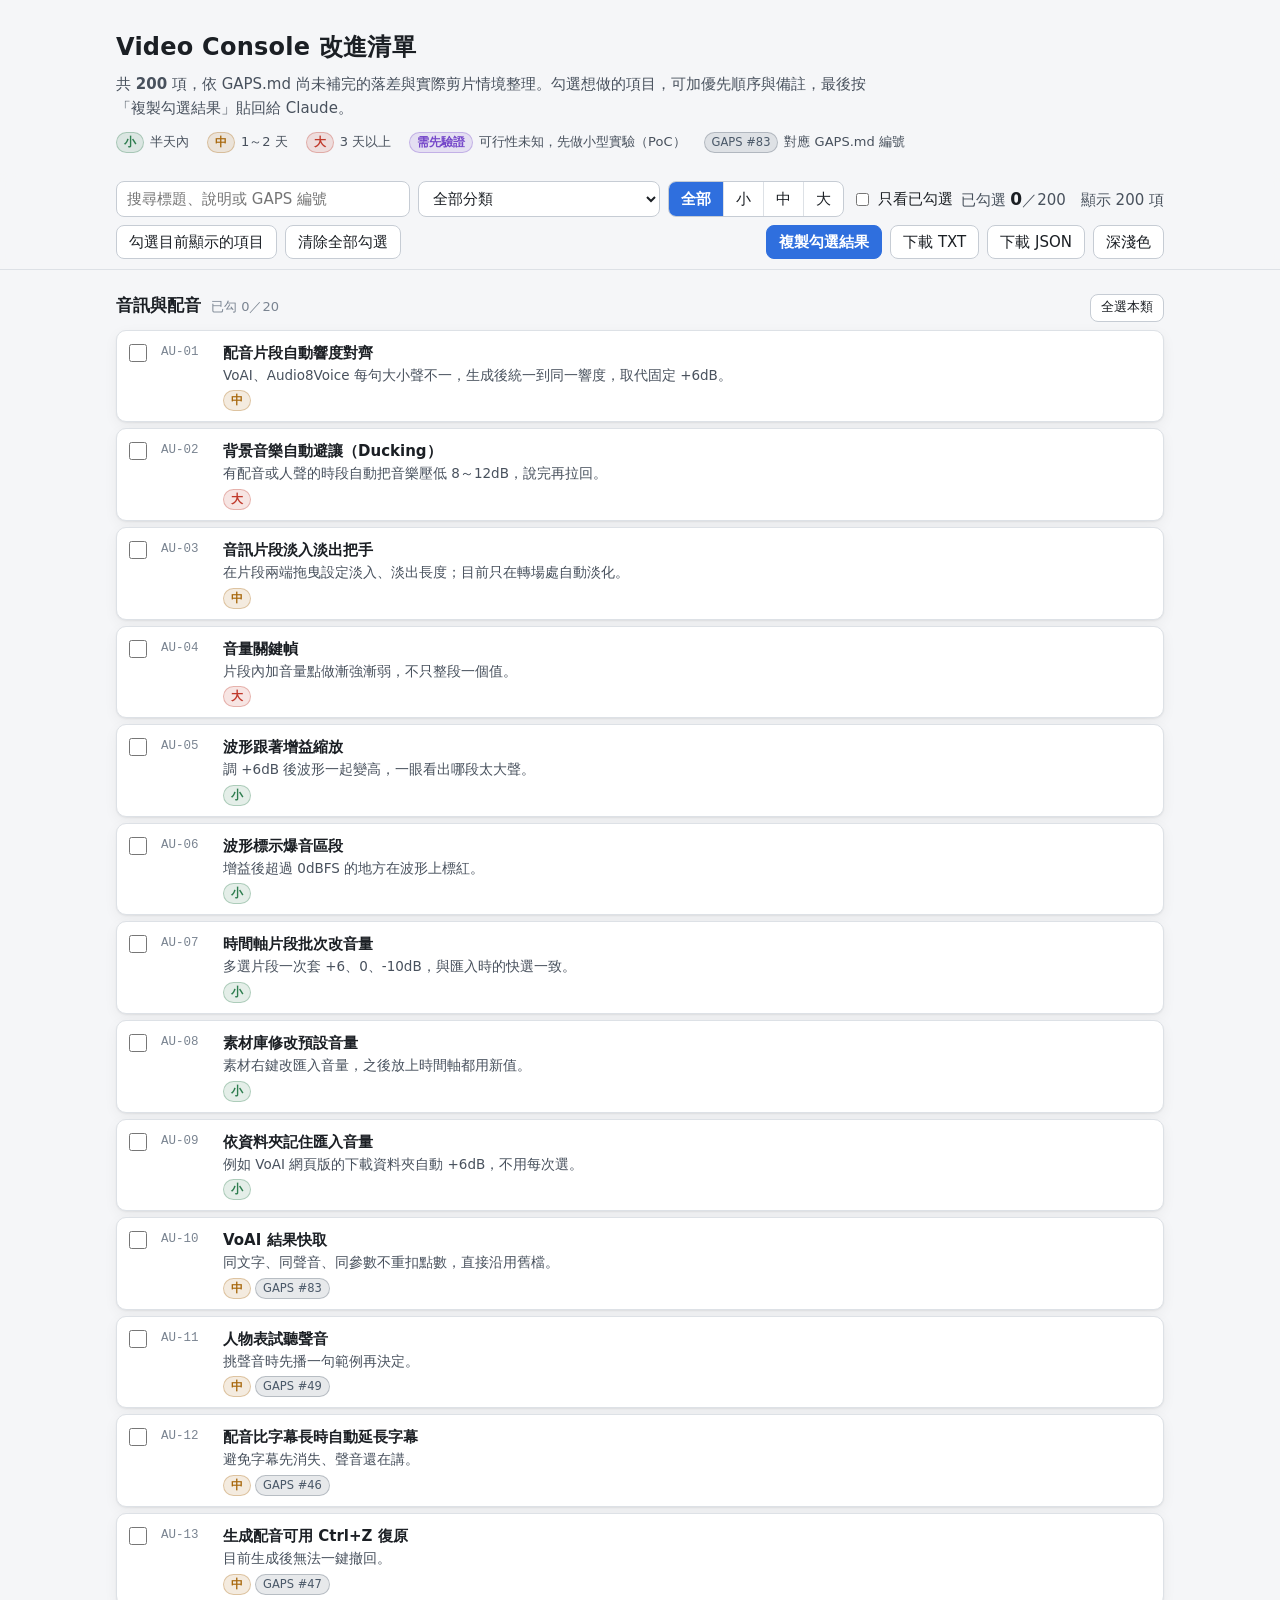
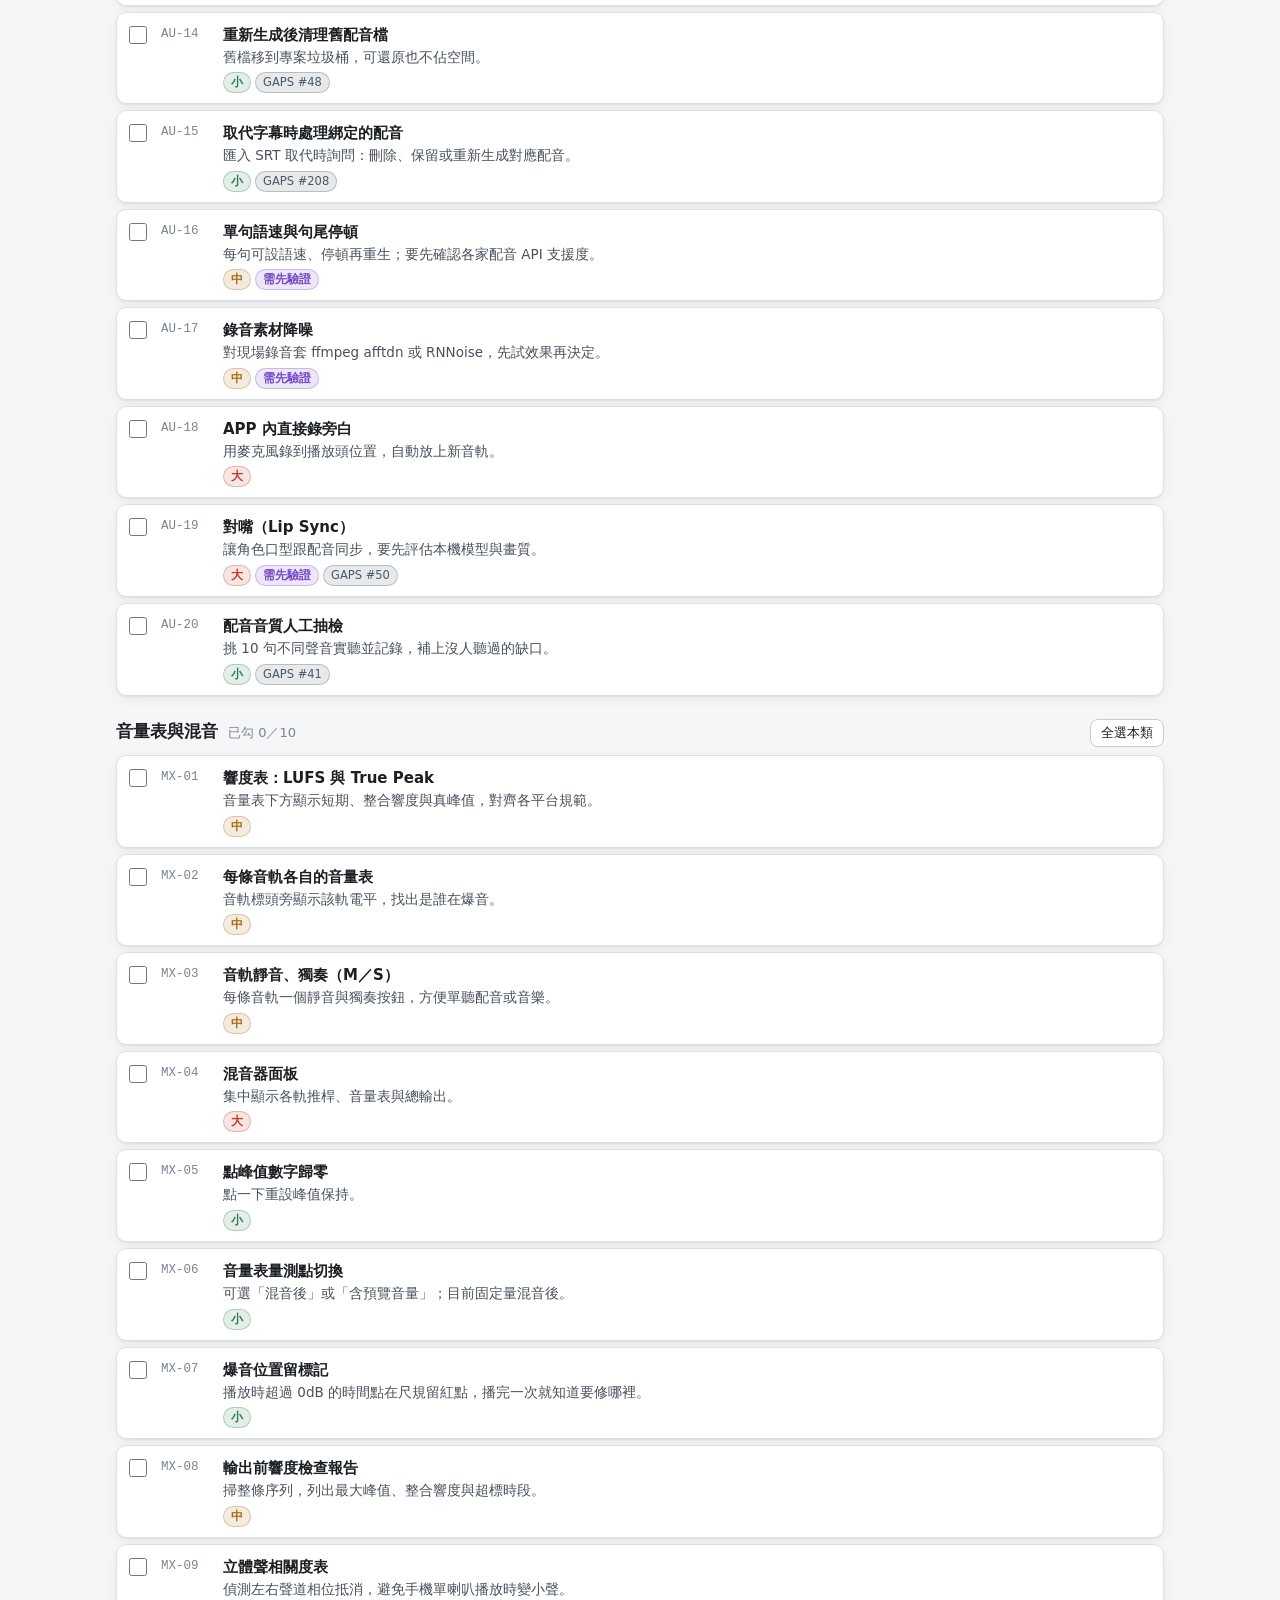
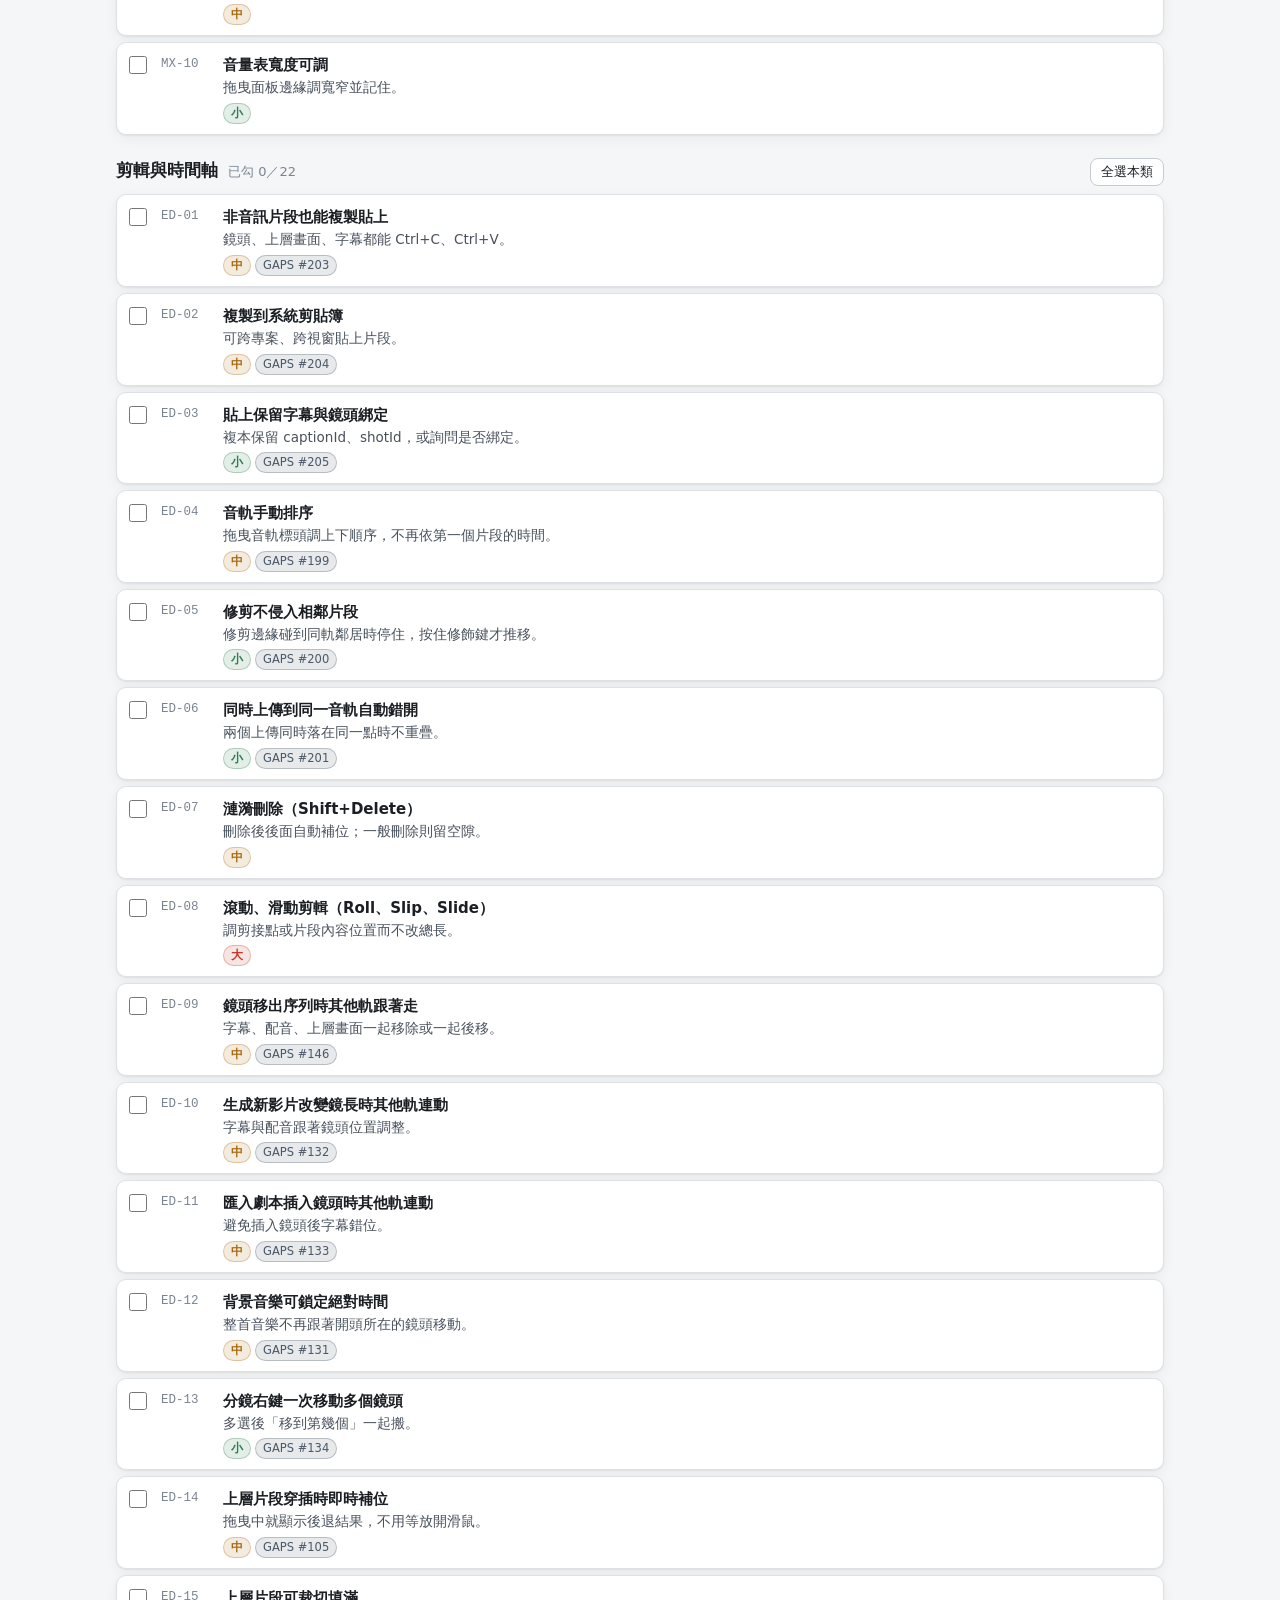
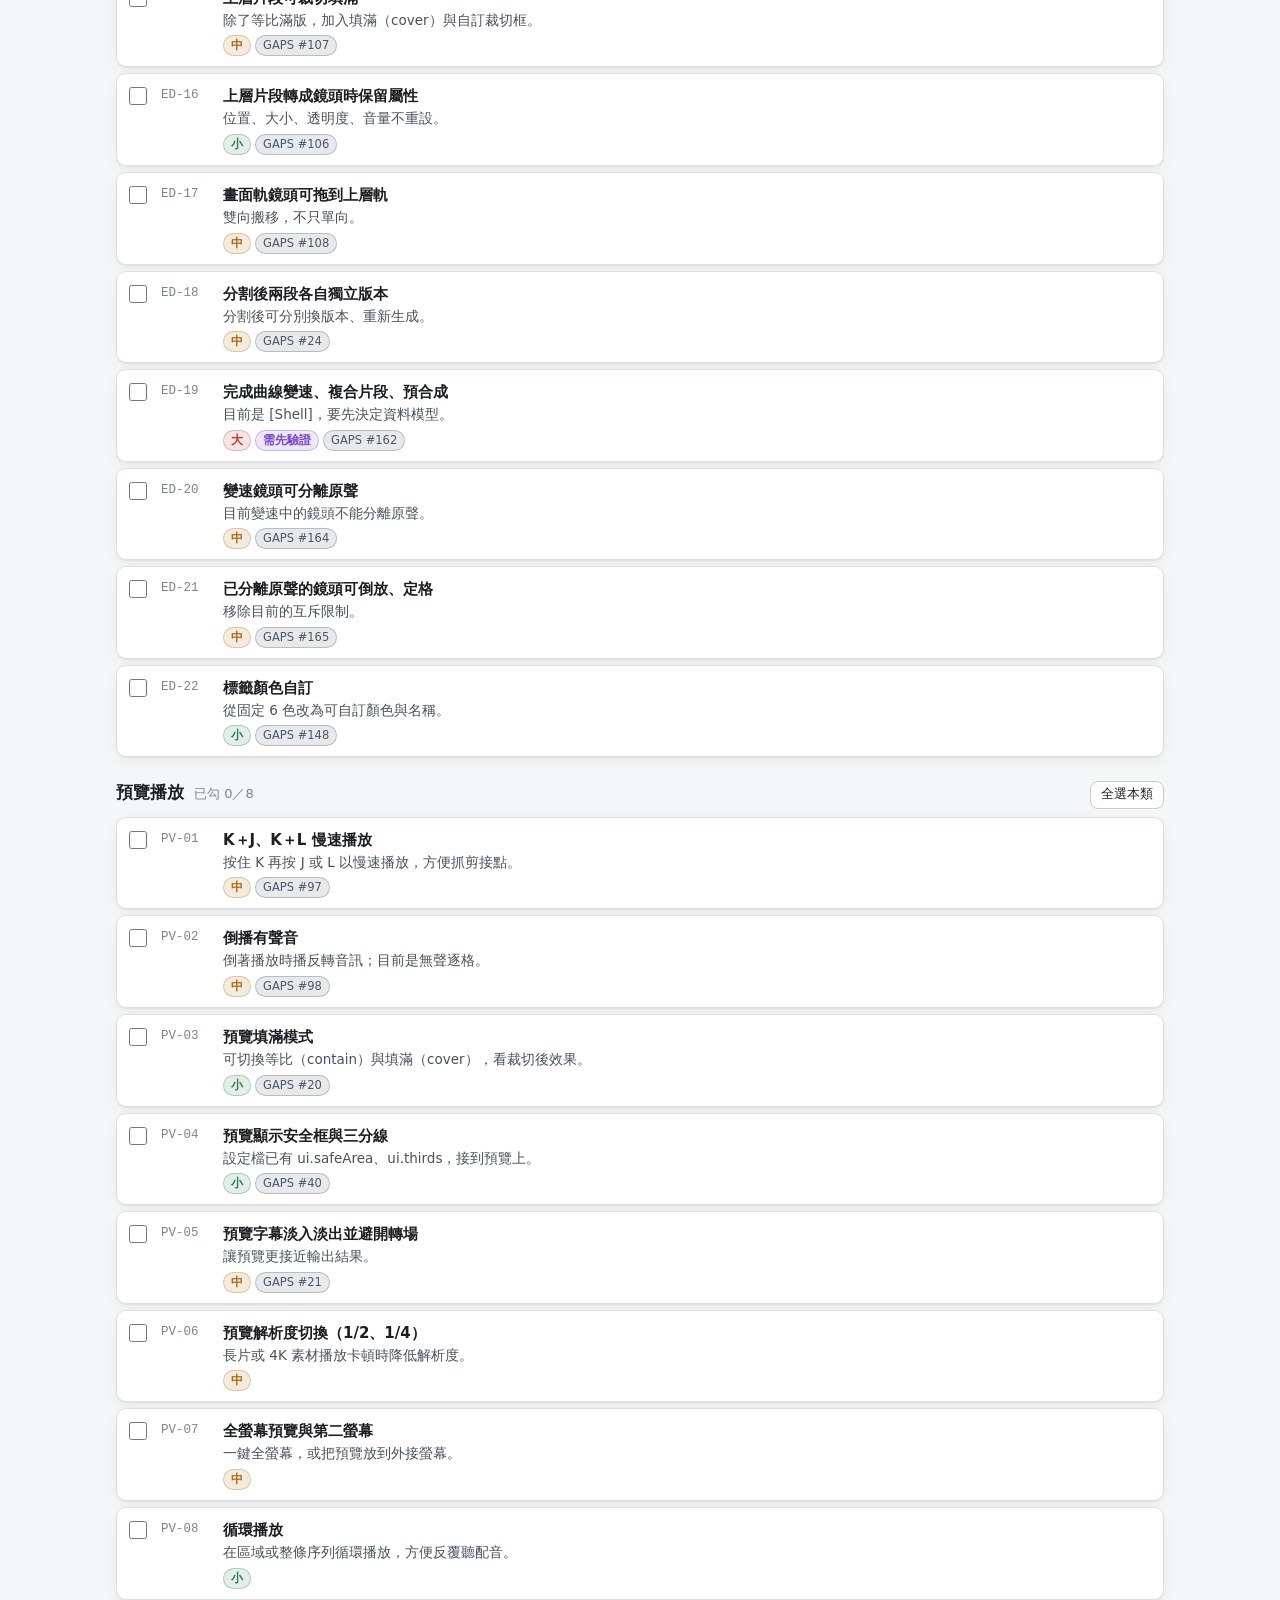
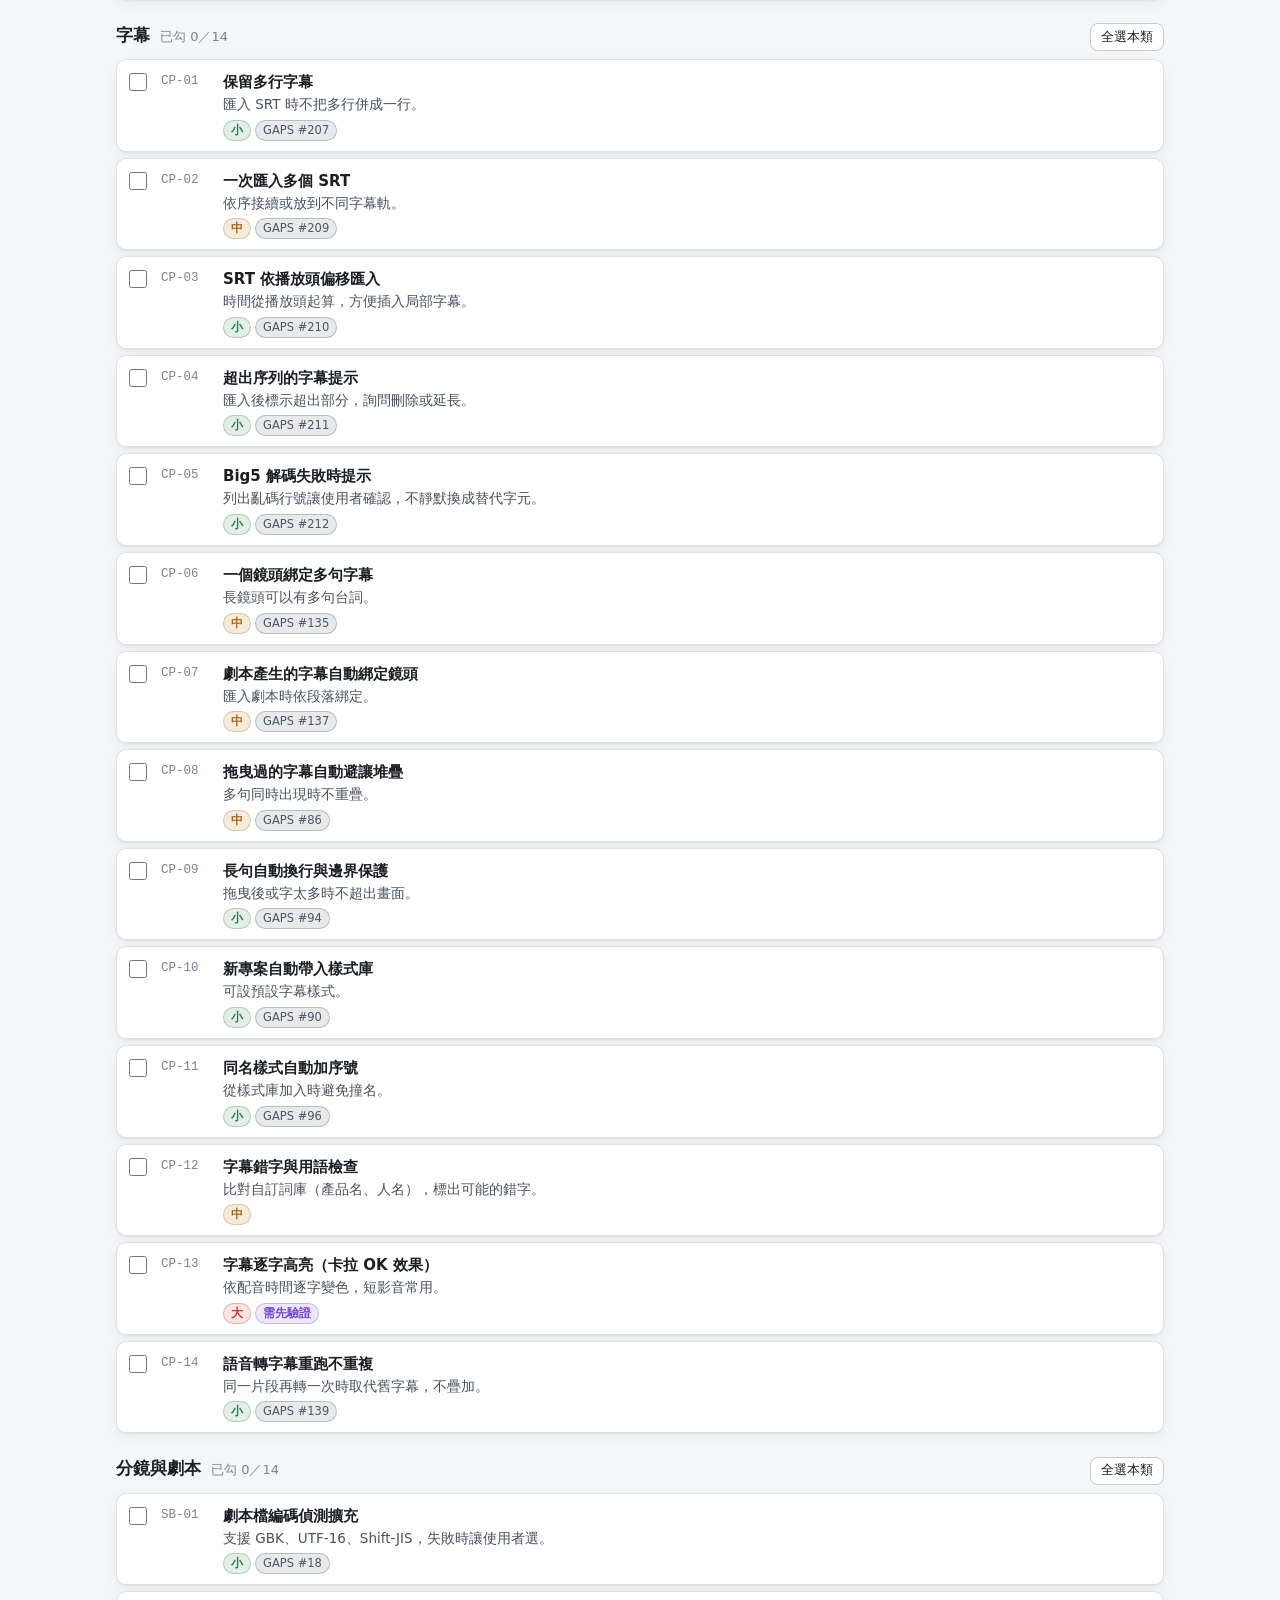
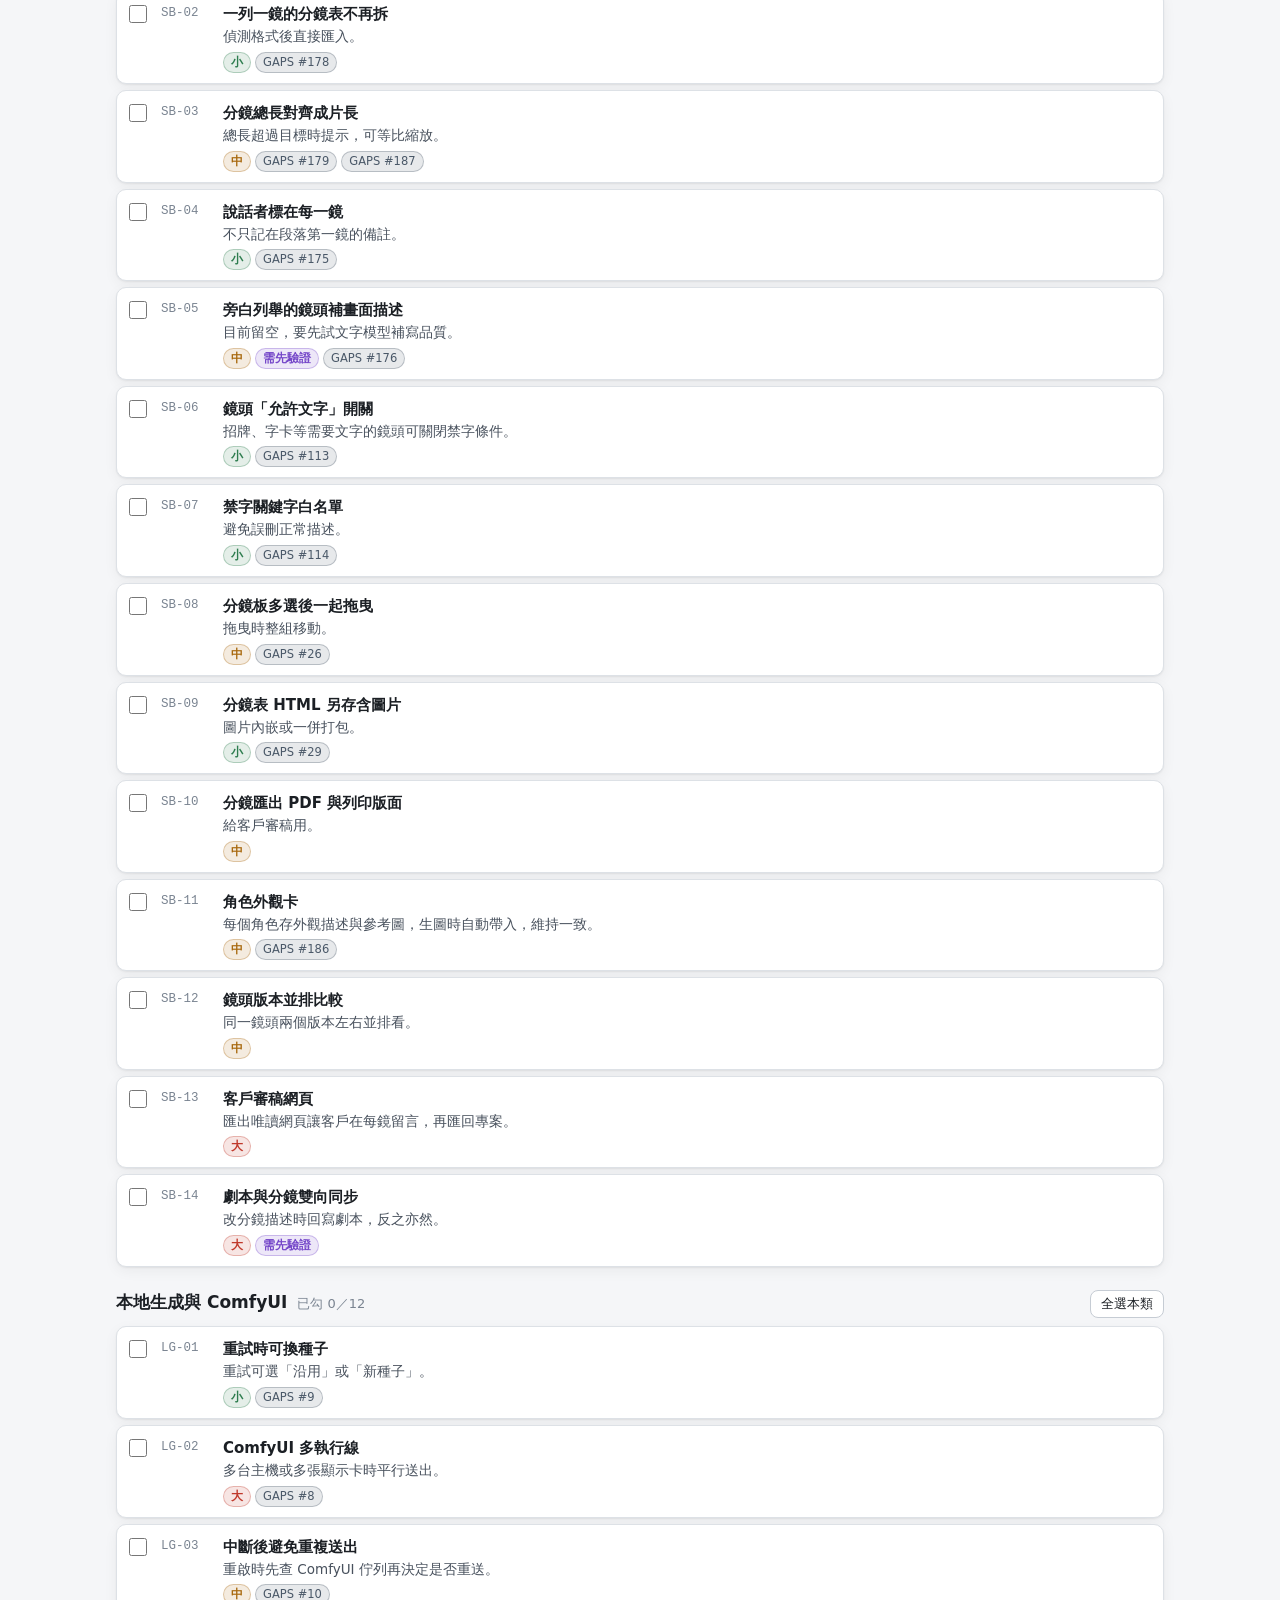
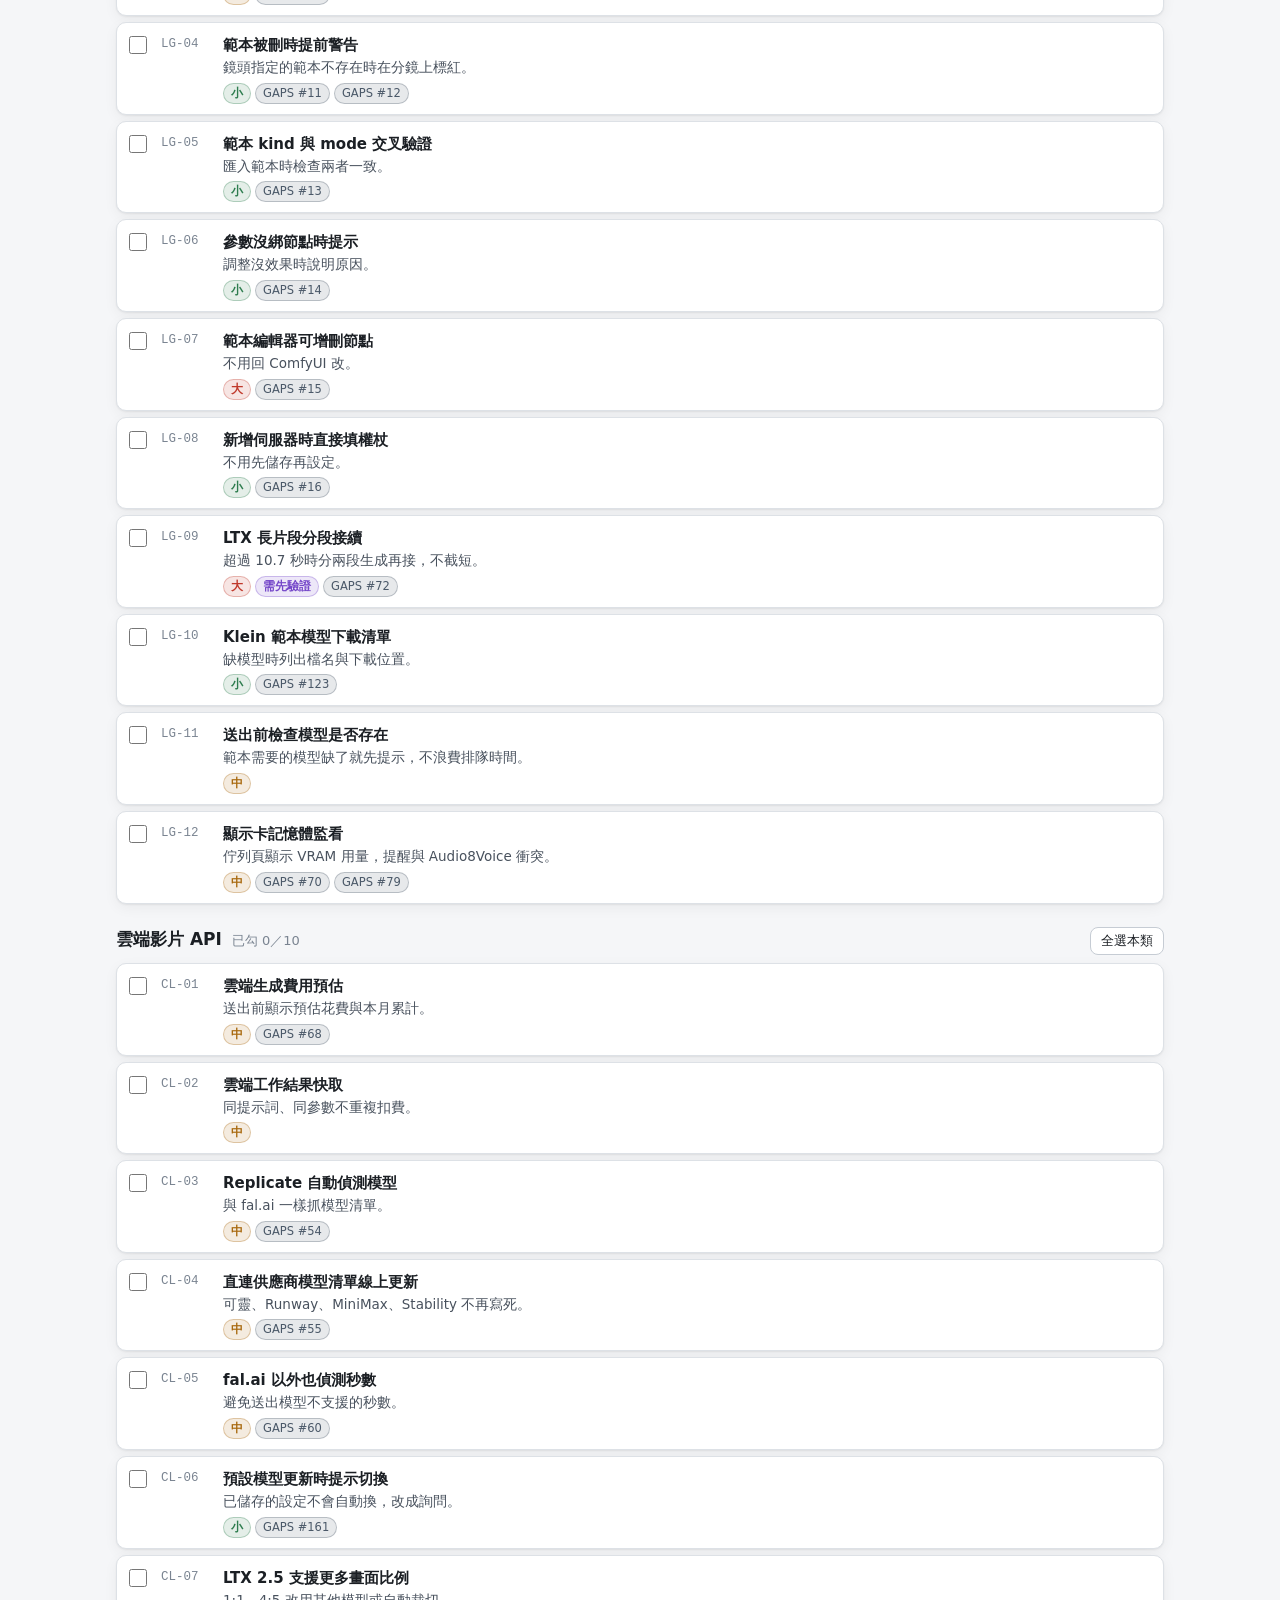
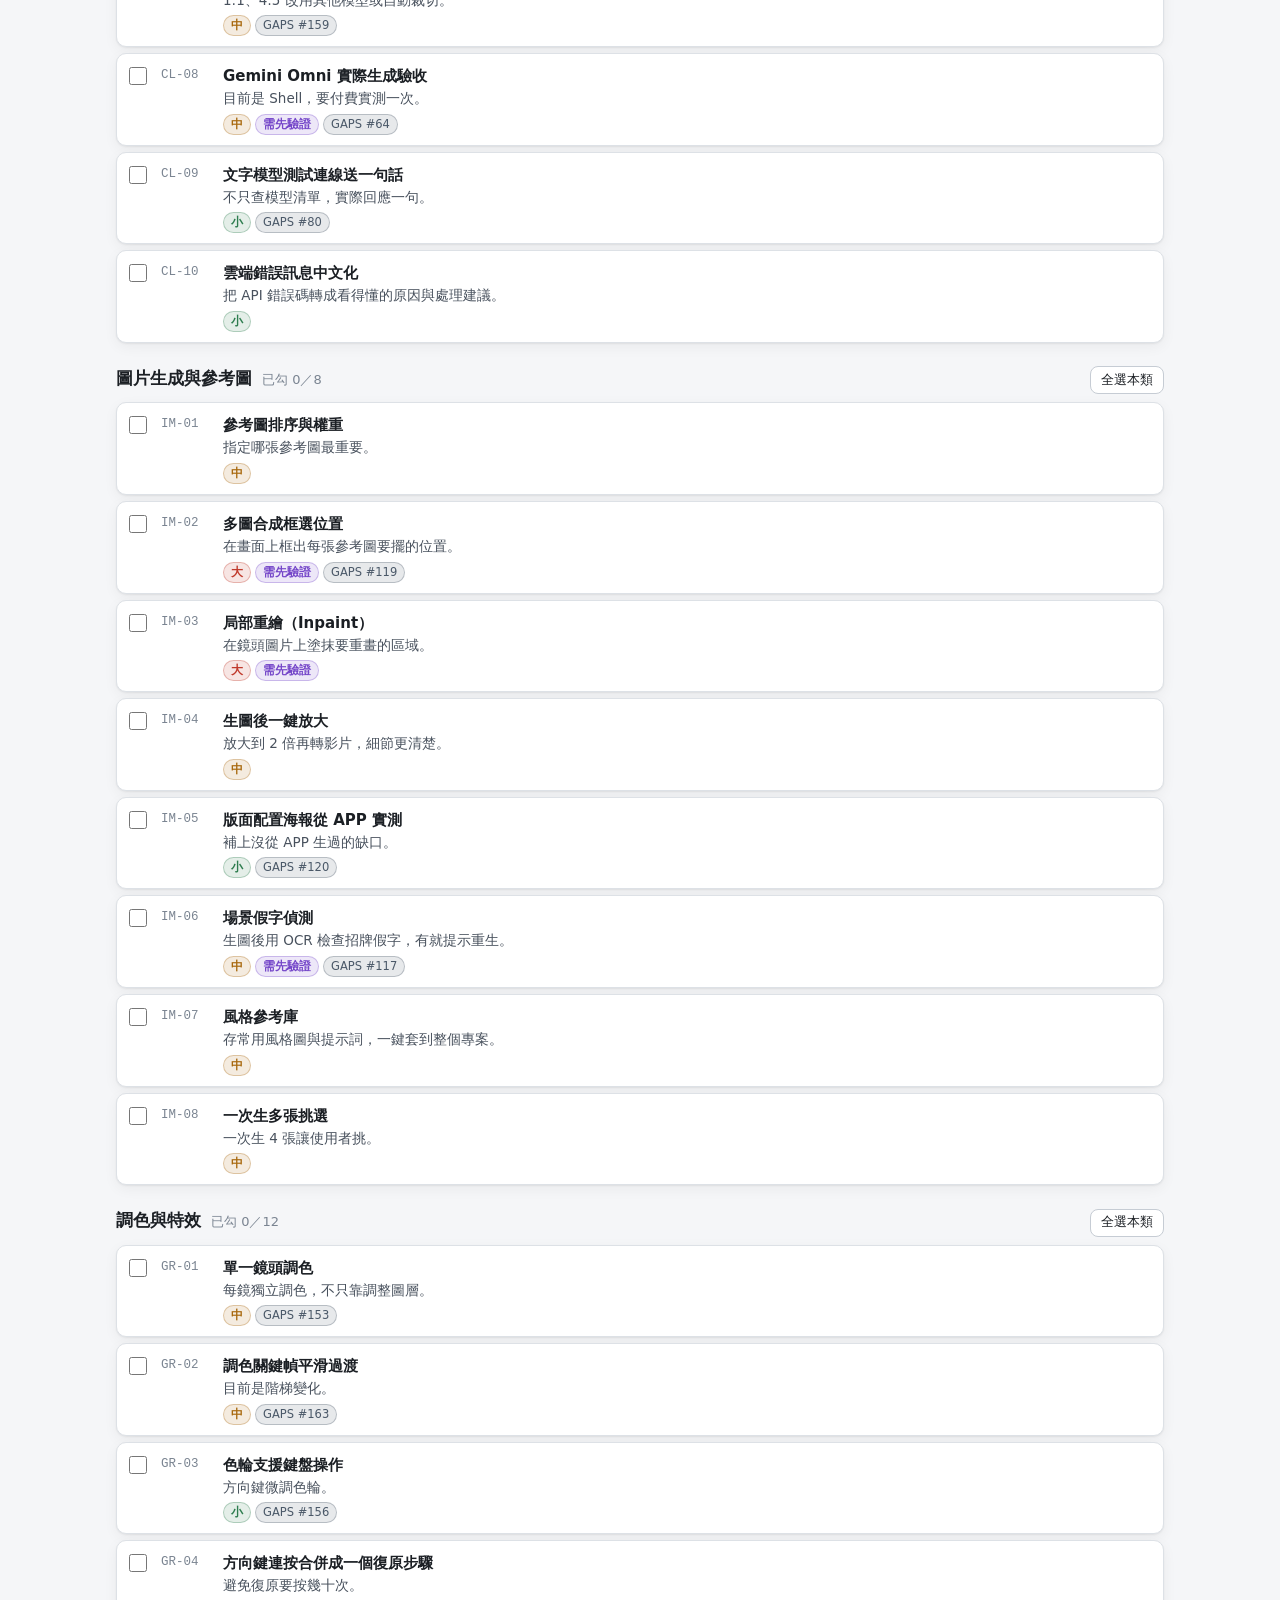
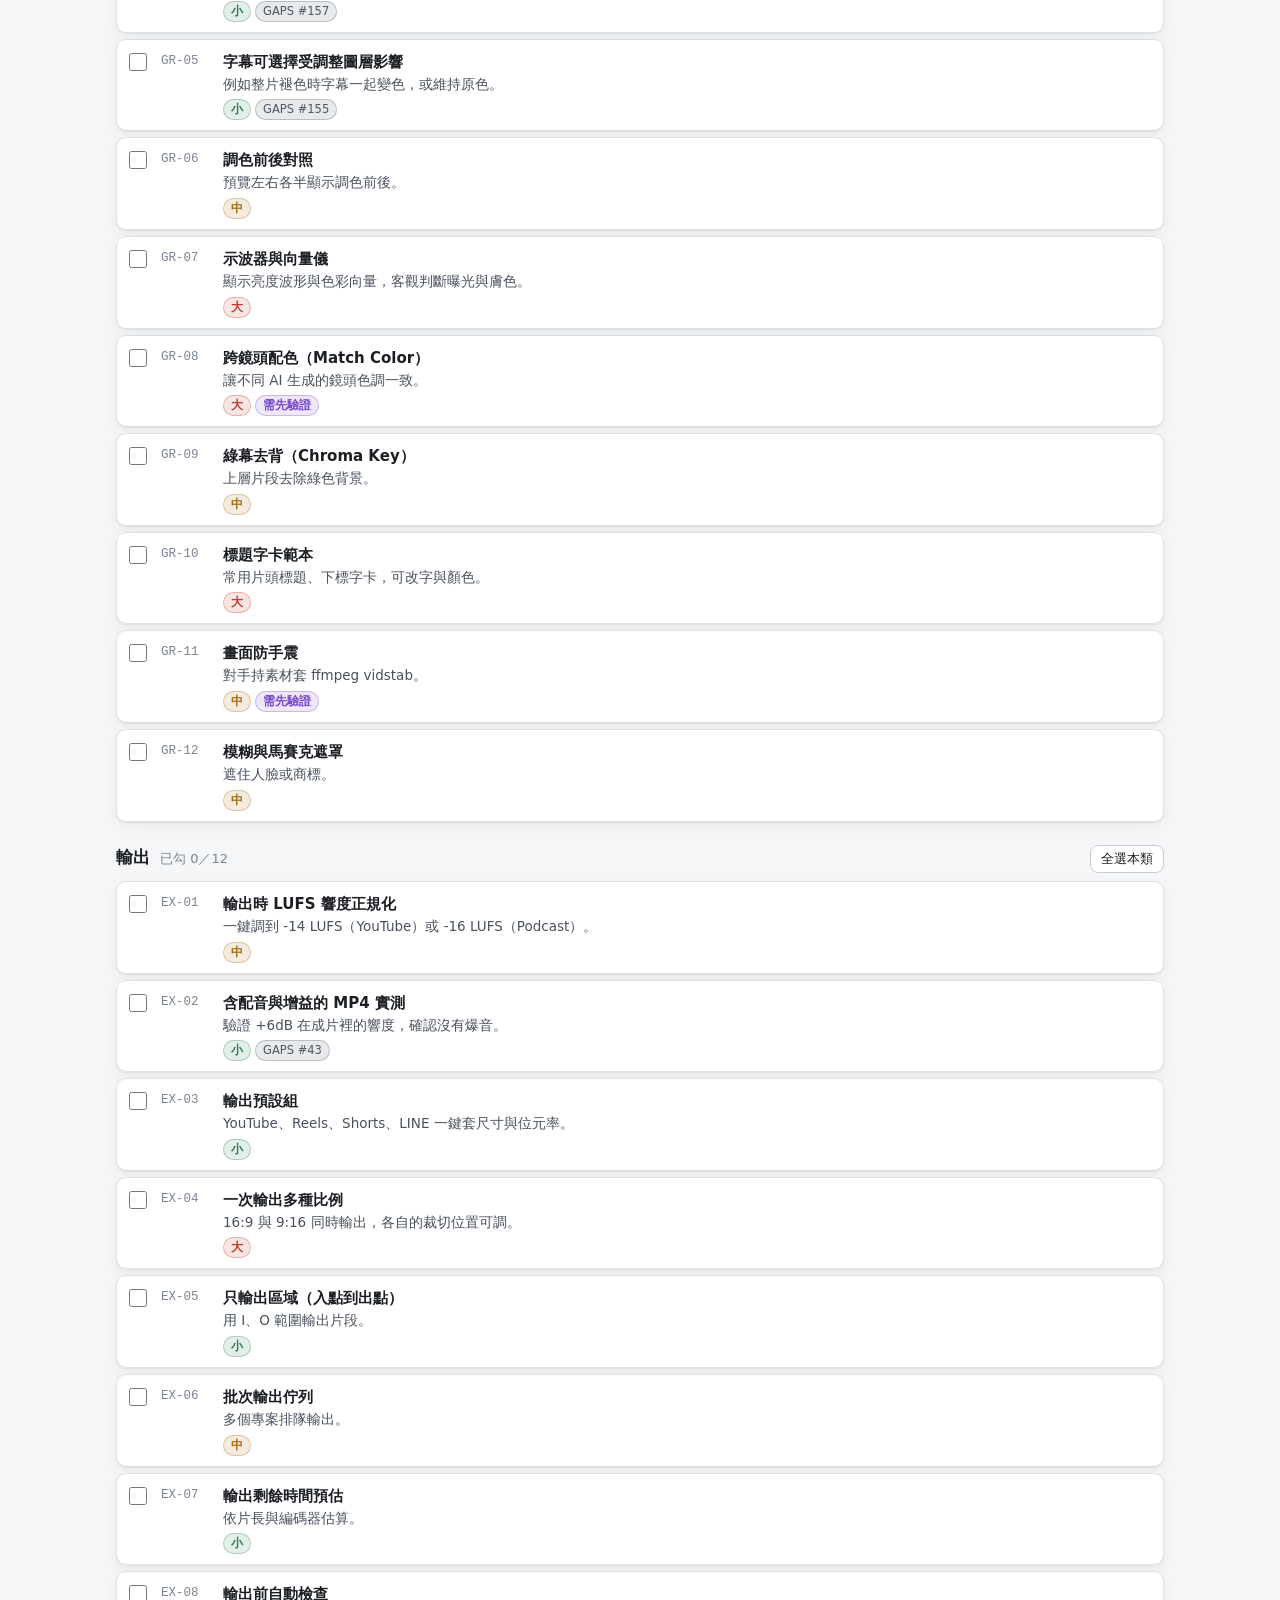
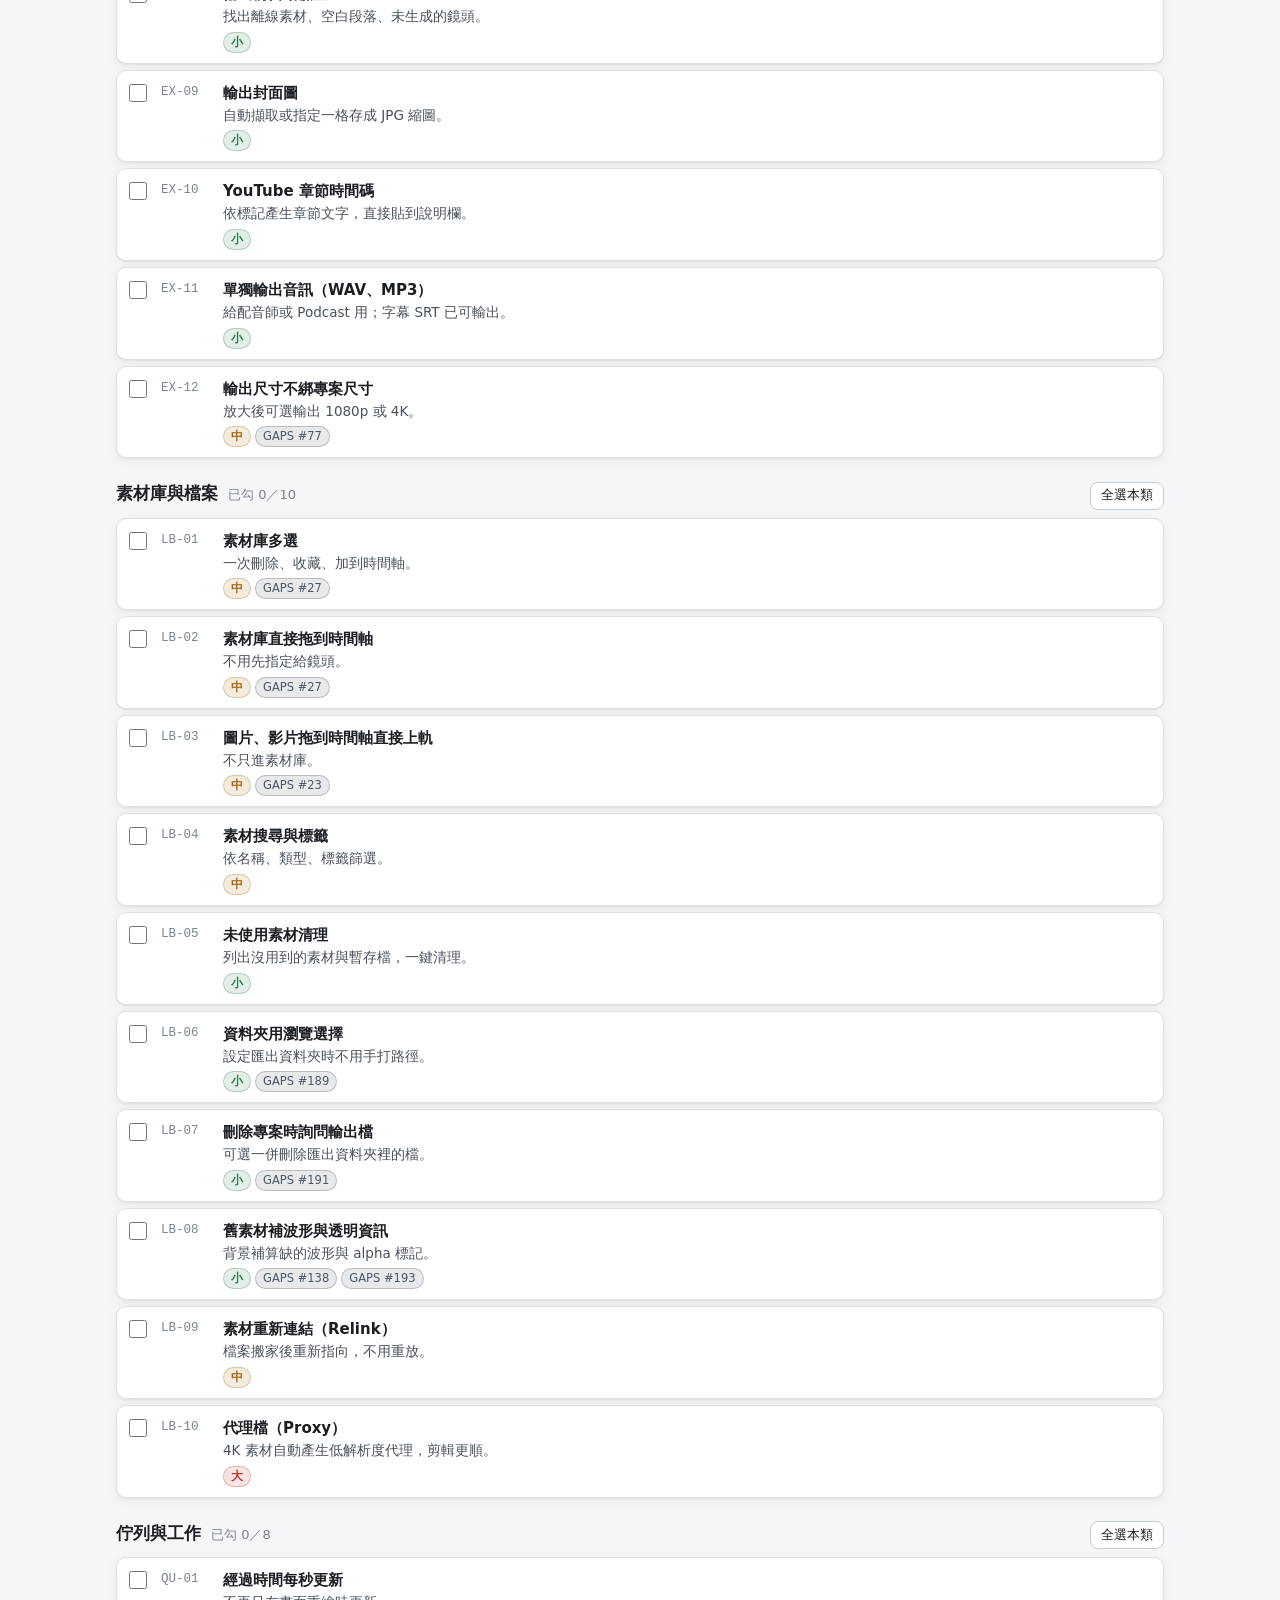
<file: docs/改進清單.html>
<!doctype html>
<html lang="zh-Hant">
<head>
<meta charset="utf-8">
<meta name="viewport" content="width=device-width, initial-scale=1">
<title>Video Console 改進清單</title>
<style>
:root {
  --bg: #f5f6f8; --surface: #ffffff; --surface-2: #eef0f3; --border: #dde1e6; --border-strong: #c6ccd4;
  --text: #1b1f24; --text-2: #48515d; --muted: #7a8491;
  --accent: #2f6fde; --accent-text: #ffffff; --accent-soft: #e5edfc;
  --on: #eef6ec; --on-line: #4f9a45;
  --e-s: #2e7d4f; --e-m: #a8690f; --e-l: #c0392b; --spike: #7547c9; --gaps: #4a5868;
  --shadow: 0 1px 2px rgba(0, 0, 0, .06), 0 4px 14px rgba(0, 0, 0, .05);
  color-scheme: light;
}
@media (prefers-color-scheme: dark) {
  :root:not([data-theme="light"]) {
    --bg: #131619; --surface: #1b1f24; --surface-2: #242a31; --border: #313841; --border-strong: #434c57;
    --text: #e8ebef; --text-2: #b6bec8; --muted: #8a94a0;
    --accent: #6c9cff; --accent-text: #0d1424; --accent-soft: #1e2a42;
    --on: #18261b; --on-line: #6cc160;
    --e-s: #62c98f; --e-m: #e3ac4b; --e-l: #f07563; --spike: #ab8cf2; --gaps: #9fb0c2;
    --shadow: 0 1px 2px rgba(0, 0, 0, .4), 0 4px 14px rgba(0, 0, 0, .3);
    color-scheme: dark;
  }
}
:root[data-theme="dark"] {
  --bg: #131619; --surface: #1b1f24; --surface-2: #242a31; --border: #313841; --border-strong: #434c57;
  --text: #e8ebef; --text-2: #b6bec8; --muted: #8a94a0;
  --accent: #6c9cff; --accent-text: #0d1424; --accent-soft: #1e2a42;
  --on: #18261b; --on-line: #6cc160;
  --e-s: #62c98f; --e-m: #e3ac4b; --e-l: #f07563; --spike: #ab8cf2; --gaps: #9fb0c2;
  --shadow: 0 1px 2px rgba(0, 0, 0, .4), 0 4px 14px rgba(0, 0, 0, .3);
  color-scheme: dark;
}

* { box-sizing: border-box; }
html { -webkit-text-size-adjust: 100%; }
body {
  margin: 0; background: var(--bg); color: var(--text);
  font: 15px/1.6 system-ui, "Microsoft JhengHei", "PingFang TC", "Noto Sans TC", sans-serif;
}
button, input, select, textarea { font: inherit; color: inherit; }
.wrap { width: min(1080px, 100%); margin: 0 auto; padding: 0 16px; }

.top { padding: 28px 0 18px; }
.top h1 { margin: 0 0 6px; font-size: 24px; letter-spacing: .01em; }
.lede { margin: 0 0 12px; color: var(--text-2); max-width: 760px; }
.legend { display: flex; flex-wrap: wrap; gap: 6px 18px; margin: 0; padding: 0; list-style: none; color: var(--text-2); font-size: 13px; }
.legend li { display: inline-flex; align-items: center; gap: 6px; }

.bar { position: sticky; top: 0; z-index: 10; padding: 10px 0; background: color-mix(in srgb, var(--bg) 88%, transparent); backdrop-filter: blur(8px); border-bottom: 1px solid var(--border); }
.bar-row { display: flex; flex-wrap: wrap; align-items: center; gap: 8px; }
.bar-row + .bar-row { margin-top: 8px; }
.bar input[type="search"], .bar select {
  height: 36px; padding: 0 10px; background: var(--surface); border: 1px solid var(--border-strong); border-radius: 8px;
}
.bar input[type="search"] { flex: 1 1 220px; min-width: 0; }
.bar select { flex: 0 1 auto; max-width: 100%; }
.seg { display: inline-flex; border: 1px solid var(--border-strong); border-radius: 8px; overflow: hidden; background: var(--surface); }
.seg button { height: 34px; padding: 0 12px; background: none; border: 0; cursor: pointer; }
.seg button + button { border-left: 1px solid var(--border); }
.seg button[aria-pressed="true"] { background: var(--accent); color: var(--accent-text); font-weight: 600; }
.only { display: inline-flex; align-items: center; gap: 6px; height: 36px; cursor: pointer; user-select: none; }
.count { margin-left: auto; font-variant-numeric: tabular-nums; color: var(--text-2); white-space: nowrap; }
.count b { color: var(--text); font-size: 17px; }
.grow { flex: 1; }
.btn {
  height: 34px; padding: 0 12px; background: var(--surface); border: 1px solid var(--border-strong); border-radius: 8px;
  cursor: pointer; white-space: nowrap;
}
.btn:hover { background: var(--surface-2); }
.btn.primary { background: var(--accent); border-color: var(--accent); color: var(--accent-text); font-weight: 600; }
.btn.primary:hover { filter: brightness(1.06); }
.btn:focus-visible, .seg button:focus-visible, input:focus-visible, select:focus-visible, textarea:focus-visible { outline: 2px solid var(--accent); outline-offset: 1px; }

.cat { margin: 22px 0 0; }
.cat-head { display: flex; align-items: baseline; gap: 10px; margin: 0 0 8px; }
.cat-head h2 { margin: 0; font-size: 17px; }
.cat-count { color: var(--muted); font-size: 13px; font-variant-numeric: tabular-nums; }
.cat-all { margin-left: auto; height: 28px; padding: 0 10px; font-size: 13px; }
.items { display: grid; gap: 6px; }

.item { background: var(--surface); border: 1px solid var(--border); border-radius: 10px; box-shadow: var(--shadow); }
.item.on { background: var(--on); border-color: var(--on-line); }
.pick { display: grid; grid-template-columns: 22px 52px 1fr; gap: 10px; align-items: start; padding: 10px 12px; cursor: pointer; }
.pick input { width: 18px; height: 18px; margin: 3px 0 0; accent-color: var(--on-line); cursor: pointer; }
.code { padding-top: 1px; color: var(--muted); font: 12.5px/1.6 ui-monospace, Consolas, monospace; }
.t { display: block; font-weight: 600; }
.why { display: block; color: var(--text-2); font-size: 13.5px; }
.tags { display: flex; flex-wrap: wrap; gap: 4px; margin-top: 4px; }
.tag {
  display: inline-block; padding: 0 7px; border-radius: 999px; font-size: 11.5px; line-height: 19px; font-weight: 600;
  color: var(--c); background: color-mix(in srgb, var(--c) 13%, transparent); border: 1px solid color-mix(in srgb, var(--c) 30%, transparent);
}
.tag.e-s { --c: var(--e-s); } .tag.e-m { --c: var(--e-m); } .tag.e-l { --c: var(--e-l); }
.tag.spike { --c: var(--spike); } .tag.gaps { --c: var(--gaps); font-weight: 500; }
.extra { display: none; gap: 8px; padding: 0 12px 10px 96px; }
.item.on .extra { display: flex; }
.extra select, .extra input { height: 32px; padding: 0 8px; background: var(--surface); border: 1px solid var(--border-strong); border-radius: 7px; }
.extra input { flex: 1; min-width: 0; }

.notes { margin-top: 30px; }
.notes h2 { margin: 0 0 8px; font-size: 17px; }
.notes textarea { width: 100%; padding: 10px 12px; background: var(--surface); border: 1px solid var(--border-strong); border-radius: 10px; resize: vertical; }
.empty { padding: 40px 0; color: var(--muted); text-align: center; }
.foot { padding: 20px 16px 40px; color: var(--muted); font-size: 12.5px; }

.toast {
  position: fixed; left: 50%; bottom: 20px; z-index: 20; max-width: calc(100vw - 32px); padding: 10px 16px; border-radius: 10px;
  background: var(--text); color: var(--bg); box-shadow: var(--shadow); transform: translate(-50%, 20px); opacity: 0; pointer-events: none;
  transition: opacity .18s, transform .18s;
}
.toast.show { opacity: 1; transform: translate(-50%, 0); }

@media (max-width: 640px) {
  .top h1 { font-size: 20px; }
  .bar { position: static; }
  .count { margin-left: 0; width: 100%; }
  .pick { grid-template-columns: 22px 1fr; }
  .code { display: none; }
  .extra { flex-wrap: wrap; padding-left: 44px; }
  .extra input { flex-basis: 100%; }
  .grow { display: none; }
}
</style>
</head>
<body>

<header class="top">
  <div class="wrap">
    <h1>Video Console 改進清單</h1>
    <p class="lede">共 <b id="total">0</b> 項，依 GAPS.md 尚未補完的落差與實際剪片情境整理。勾選想做的項目，可加優先順序與備註，最後按「複製勾選結果」貼回給 Claude。</p>
    <ul class="legend">
      <li><span class="tag e-s">小</span>半天內</li>
      <li><span class="tag e-m">中</span>1～2 天</li>
      <li><span class="tag e-l">大</span>3 天以上</li>
      <li><span class="tag spike">需先驗證</span>可行性未知，先做小型實驗（PoC）</li>
      <li><span class="tag gaps">GAPS #83</span>對應 GAPS.md 編號</li>
    </ul>
  </div>
</header>

<div class="bar">
  <div class="wrap">
    <div class="bar-row">
      <input id="q" type="search" placeholder="搜尋標題、說明或 GAPS 編號" aria-label="搜尋">
      <select id="cat" aria-label="分類"><option value="">全部分類</option></select>
      <div class="seg" id="effort" role="group" aria-label="工作量">
        <button type="button" data-v="" aria-pressed="true">全部</button>
        <button type="button" data-v="小" aria-pressed="false">小</button>
        <button type="button" data-v="中" aria-pressed="false">中</button>
        <button type="button" data-v="大" aria-pressed="false">大</button>
      </div>
      <label class="only"><input type="checkbox" id="only"> 只看已勾選</label>
      <span class="count" id="count"></span>
    </div>
    <div class="bar-row">
      <button type="button" class="btn" id="selVisible">勾選目前顯示的項目</button>
      <button type="button" class="btn" id="clearAll">清除全部勾選</button>
      <span class="grow"></span>
      <button type="button" class="btn primary" id="copy">複製勾選結果</button>
      <button type="button" class="btn" id="dlTxt">下載 TXT</button>
      <button type="button" class="btn" id="dlJson">下載 JSON</button>
      <button type="button" class="btn" id="theme" aria-label="切換深淺色">深淺色</button>
    </div>
  </div>
</div>

<main class="wrap" id="list"></main>

<section class="wrap notes">
  <h2>整體備註</h2>
  <textarea id="note" rows="4" placeholder="例如：先做音訊類，下週要交片；大項目可以拆兩階段"></textarea>
</section>

<footer class="wrap foot">整理日期：2026-10-24。勾選狀態只存在這台電腦的瀏覽器，換電腦請用「下載 JSON」帶走結果。</footer>

<div class="toast" id="toast" role="status" aria-live="polite"></div>

<script>
// Each item: [title, why, effort (小/中/大), GAPS numbers ("83" or "134,26"), needs a spike first (1/0)]
const DATA = [
  { code: "AU", name: "音訊與配音", items: [
    ["配音片段自動響度對齊", "VoAI、Audio8Voice 每句大小聲不一，生成後統一到同一響度，取代固定 +6dB。", "中", "", 0],
    ["背景音樂自動避讓（Ducking）", "有配音或人聲的時段自動把音樂壓低 8～12dB，說完再拉回。", "大", "", 0],
    ["音訊片段淡入淡出把手", "在片段兩端拖曳設定淡入、淡出長度；目前只在轉場處自動淡化。", "中", "", 0],
    ["音量關鍵幀", "片段內加音量點做漸強漸弱，不只整段一個值。", "大", "", 0],
    ["波形跟著增益縮放", "調 +6dB 後波形一起變高，一眼看出哪段太大聲。", "小", "", 0],
    ["波形標示爆音區段", "增益後超過 0dBFS 的地方在波形上標紅。", "小", "", 0],
    ["時間軸片段批次改音量", "多選片段一次套 +6、0、-10dB，與匯入時的快選一致。", "小", "", 0],
    ["素材庫修改預設音量", "素材右鍵改匯入音量，之後放上時間軸都用新值。", "小", "", 0],
    ["依資料夾記住匯入音量", "例如 VoAI 網頁版的下載資料夾自動 +6dB，不用每次選。", "小", "", 0],
    ["VoAI 結果快取", "同文字、同聲音、同參數不重扣點數，直接沿用舊檔。", "中", "83", 0],
    ["人物表試聽聲音", "挑聲音時先播一句範例再決定。", "中", "49", 0],
    ["配音比字幕長時自動延長字幕", "避免字幕先消失、聲音還在講。", "中", "46", 0],
    ["生成配音可用 Ctrl+Z 復原", "目前生成後無法一鍵撤回。", "中", "47", 0],
    ["重新生成後清理舊配音檔", "舊檔移到專案垃圾桶，可還原也不佔空間。", "小", "48", 0],
    ["取代字幕時處理綁定的配音", "匯入 SRT 取代時詢問：刪除、保留或重新生成對應配音。", "小", "208", 0],
    ["單句語速與句尾停頓", "每句可設語速、停頓再重生；要先確認各家配音 API 支援度。", "中", "", 1],
    ["錄音素材降噪", "對現場錄音套 ffmpeg afftdn 或 RNNoise，先試效果再決定。", "中", "", 1],
    ["APP 內直接錄旁白", "用麥克風錄到播放頭位置，自動放上新音軌。", "大", "", 0],
    ["對嘴（Lip Sync）", "讓角色口型跟配音同步，要先評估本機模型與畫質。", "大", "50", 1],
    ["配音音質人工抽檢", "挑 10 句不同聲音實聽並記錄，補上沒人聽過的缺口。", "小", "41", 0],
  ]},
  { code: "MX", name: "音量表與混音", items: [
    ["響度表：LUFS 與 True Peak", "音量表下方顯示短期、整合響度與真峰值，對齊各平台規範。", "中", "", 0],
    ["每條音軌各自的音量表", "音軌標頭旁顯示該軌電平，找出是誰在爆音。", "中", "", 0],
    ["音軌靜音、獨奏（M／S）", "每條音軌一個靜音與獨奏按鈕，方便單聽配音或音樂。", "中", "", 0],
    ["混音器面板", "集中顯示各軌推桿、音量表與總輸出。", "大", "", 0],
    ["點峰值數字歸零", "點一下重設峰值保持。", "小", "", 0],
    ["音量表量測點切換", "可選「混音後」或「含預覽音量」；目前固定量混音後。", "小", "", 0],
    ["爆音位置留標記", "播放時超過 0dB 的時間點在尺規留紅點，播完一次就知道要修哪裡。", "小", "", 0],
    ["輸出前響度檢查報告", "掃整條序列，列出最大峰值、整合響度與超標時段。", "中", "", 0],
    ["立體聲相關度表", "偵測左右聲道相位抵消，避免手機單喇叭播放時變小聲。", "中", "", 0],
    ["音量表寬度可調", "拖曳面板邊緣調寬窄並記住。", "小", "", 0],
  ]},
  { code: "ED", name: "剪輯與時間軸", items: [
    ["非音訊片段也能複製貼上", "鏡頭、上層畫面、字幕都能 Ctrl+C、Ctrl+V。", "中", "203", 0],
    ["複製到系統剪貼簿", "可跨專案、跨視窗貼上片段。", "中", "204", 0],
    ["貼上保留字幕與鏡頭綁定", "複本保留 captionId、shotId，或詢問是否綁定。", "小", "205", 0],
    ["音軌手動排序", "拖曳音軌標頭調上下順序，不再依第一個片段的時間。", "中", "199", 0],
    ["修剪不侵入相鄰片段", "修剪邊緣碰到同軌鄰居時停住，按住修飾鍵才推移。", "小", "200", 0],
    ["同時上傳到同一音軌自動錯開", "兩個上傳同時落在同一點時不重疊。", "小", "201", 0],
    ["漣漪刪除（Shift+Delete）", "刪除後後面自動補位；一般刪除則留空隙。", "中", "", 0],
    ["滾動、滑動剪輯（Roll、Slip、Slide）", "調剪接點或片段內容位置而不改總長。", "大", "", 0],
    ["鏡頭移出序列時其他軌跟著走", "字幕、配音、上層畫面一起移除或一起後移。", "中", "146", 0],
    ["生成新影片改變鏡長時其他軌連動", "字幕與配音跟著鏡頭位置調整。", "中", "132", 0],
    ["匯入劇本插入鏡頭時其他軌連動", "避免插入鏡頭後字幕錯位。", "中", "133", 0],
    ["背景音樂可鎖定絕對時間", "整首音樂不再跟著開頭所在的鏡頭移動。", "中", "131", 0],
    ["分鏡右鍵一次移動多個鏡頭", "多選後「移到第幾個」一起搬。", "小", "134", 0],
    ["上層片段穿插時即時補位", "拖曳中就顯示後退結果，不用等放開滑鼠。", "中", "105", 0],
    ["上層片段可裁切填滿", "除了等比滿版，加入填滿（cover）與自訂裁切框。", "中", "107", 0],
    ["上層片段轉成鏡頭時保留屬性", "位置、大小、透明度、音量不重設。", "小", "106", 0],
    ["畫面軌鏡頭可拖到上層軌", "雙向搬移，不只單向。", "中", "108", 0],
    ["分割後兩段各自獨立版本", "分割後可分別換版本、重新生成。", "中", "24", 0],
    ["完成曲線變速、複合片段、預合成", "目前是 [Shell]，要先決定資料模型。", "大", "162", 1],
    ["變速鏡頭可分離原聲", "目前變速中的鏡頭不能分離原聲。", "中", "164", 0],
    ["已分離原聲的鏡頭可倒放、定格", "移除目前的互斥限制。", "中", "165", 0],
    ["標籤顏色自訂", "從固定 6 色改為可自訂顏色與名稱。", "小", "148", 0],
  ]},
  { code: "PV", name: "預覽播放", items: [
    ["K＋J、K＋L 慢速播放", "按住 K 再按 J 或 L 以慢速播放，方便抓剪接點。", "中", "97", 0],
    ["倒播有聲音", "倒著播放時播反轉音訊；目前是無聲逐格。", "中", "98", 0],
    ["預覽填滿模式", "可切換等比（contain）與填滿（cover），看裁切後效果。", "小", "20", 0],
    ["預覽顯示安全框與三分線", "設定檔已有 ui.safeArea、ui.thirds，接到預覽上。", "小", "40", 0],
    ["預覽字幕淡入淡出並避開轉場", "讓預覽更接近輸出結果。", "中", "21", 0],
    ["預覽解析度切換（1/2、1/4）", "長片或 4K 素材播放卡頓時降低解析度。", "中", "", 0],
    ["全螢幕預覽與第二螢幕", "一鍵全螢幕，或把預覽放到外接螢幕。", "中", "", 0],
    ["循環播放", "在區域或整條序列循環播放，方便反覆聽配音。", "小", "", 0],
  ]},
  { code: "CP", name: "字幕", items: [
    ["保留多行字幕", "匯入 SRT 時不把多行併成一行。", "小", "207", 0],
    ["一次匯入多個 SRT", "依序接續或放到不同字幕軌。", "中", "209", 0],
    ["SRT 依播放頭偏移匯入", "時間從播放頭起算，方便插入局部字幕。", "小", "210", 0],
    ["超出序列的字幕提示", "匯入後標示超出部分，詢問刪除或延長。", "小", "211", 0],
    ["Big5 解碼失敗時提示", "列出亂碼行號讓使用者確認，不靜默換成替代字元。", "小", "212", 0],
    ["一個鏡頭綁定多句字幕", "長鏡頭可以有多句台詞。", "中", "135", 0],
    ["劇本產生的字幕自動綁定鏡頭", "匯入劇本時依段落綁定。", "中", "137", 0],
    ["拖曳過的字幕自動避讓堆疊", "多句同時出現時不重疊。", "中", "86", 0],
    ["長句自動換行與邊界保護", "拖曳後或字太多時不超出畫面。", "小", "94", 0],
    ["新專案自動帶入樣式庫", "可設預設字幕樣式。", "小", "90", 0],
    ["同名樣式自動加序號", "從樣式庫加入時避免撞名。", "小", "96", 0],
    ["字幕錯字與用語檢查", "比對自訂詞庫（產品名、人名），標出可能的錯字。", "中", "", 0],
    ["字幕逐字高亮（卡拉 OK 效果）", "依配音時間逐字變色，短影音常用。", "大", "", 1],
    ["語音轉字幕重跑不重複", "同一片段再轉一次時取代舊字幕，不疊加。", "小", "139", 0],
  ]},
  { code: "SB", name: "分鏡與劇本", items: [
    ["劇本檔編碼偵測擴充", "支援 GBK、UTF-16、Shift-JIS，失敗時讓使用者選。", "小", "18", 0],
    ["一列一鏡的分鏡表不再拆", "偵測格式後直接匯入。", "小", "178", 0],
    ["分鏡總長對齊成片長", "總長超過目標時提示，可等比縮放。", "中", "179,187", 0],
    ["說話者標在每一鏡", "不只記在段落第一鏡的備註。", "小", "175", 0],
    ["旁白列舉的鏡頭補畫面描述", "目前留空，要先試文字模型補寫品質。", "中", "176", 1],
    ["鏡頭「允許文字」開關", "招牌、字卡等需要文字的鏡頭可關閉禁字條件。", "小", "113", 0],
    ["禁字關鍵字白名單", "避免誤刪正常描述。", "小", "114", 0],
    ["分鏡板多選後一起拖曳", "拖曳時整組移動。", "中", "26", 0],
    ["分鏡表 HTML 另存含圖片", "圖片內嵌或一併打包。", "小", "29", 0],
    ["分鏡匯出 PDF 與列印版面", "給客戶審稿用。", "中", "", 0],
    ["角色外觀卡", "每個角色存外觀描述與參考圖，生圖時自動帶入，維持一致。", "中", "186", 0],
    ["鏡頭版本並排比較", "同一鏡頭兩個版本左右並排看。", "中", "", 0],
    ["客戶審稿網頁", "匯出唯讀網頁讓客戶在每鏡留言，再匯回專案。", "大", "", 0],
    ["劇本與分鏡雙向同步", "改分鏡描述時回寫劇本，反之亦然。", "大", "", 1],
  ]},
  { code: "LG", name: "本地生成與 ComfyUI", items: [
    ["重試時可換種子", "重試可選「沿用」或「新種子」。", "小", "9", 0],
    ["ComfyUI 多執行線", "多台主機或多張顯示卡時平行送出。", "大", "8", 0],
    ["中斷後避免重複送出", "重啟時先查 ComfyUI 佇列再決定是否重送。", "中", "10", 0],
    ["範本被刪時提前警告", "鏡頭指定的範本不存在時在分鏡上標紅。", "小", "11,12", 0],
    ["範本 kind 與 mode 交叉驗證", "匯入範本時檢查兩者一致。", "小", "13", 0],
    ["參數沒綁節點時提示", "調整沒效果時說明原因。", "小", "14", 0],
    ["範本編輯器可增刪節點", "不用回 ComfyUI 改。", "大", "15", 0],
    ["新增伺服器時直接填權杖", "不用先儲存再設定。", "小", "16", 0],
    ["LTX 長片段分段接續", "超過 10.7 秒時分兩段生成再接，不截短。", "大", "72", 1],
    ["Klein 範本模型下載清單", "缺模型時列出檔名與下載位置。", "小", "123", 0],
    ["送出前檢查模型是否存在", "範本需要的模型缺了就先提示，不浪費排隊時間。", "中", "", 0],
    ["顯示卡記憶體監看", "佇列頁顯示 VRAM 用量，提醒與 Audio8Voice 衝突。", "中", "70,79", 0],
  ]},
  { code: "CL", name: "雲端影片 API", items: [
    ["雲端生成費用預估", "送出前顯示預估花費與本月累計。", "中", "68", 0],
    ["雲端工作結果快取", "同提示詞、同參數不重複扣費。", "中", "", 0],
    ["Replicate 自動偵測模型", "與 fal.ai 一樣抓模型清單。", "中", "54", 0],
    ["直連供應商模型清單線上更新", "可靈、Runway、MiniMax、Stability 不再寫死。", "中", "55", 0],
    ["fal.ai 以外也偵測秒數", "避免送出模型不支援的秒數。", "中", "60", 0],
    ["預設模型更新時提示切換", "已儲存的設定不會自動換，改成詢問。", "小", "161", 0],
    ["LTX 2.5 支援更多畫面比例", "1:1、4:5 改用其他模型或自動裁切。", "中", "159", 0],
    ["Gemini Omni 實際生成驗收", "目前是 Shell，要付費實測一次。", "中", "64", 1],
    ["文字模型測試連線送一句話", "不只查模型清單，實際回應一句。", "小", "80", 0],
    ["雲端錯誤訊息中文化", "把 API 錯誤碼轉成看得懂的原因與處理建議。", "小", "", 0],
  ]},
  { code: "IM", name: "圖片生成與參考圖", items: [
    ["參考圖排序與權重", "指定哪張參考圖最重要。", "中", "", 0],
    ["多圖合成框選位置", "在畫面上框出每張參考圖要擺的位置。", "大", "119", 1],
    ["局部重繪（Inpaint）", "在鏡頭圖片上塗抹要重畫的區域。", "大", "", 1],
    ["生圖後一鍵放大", "放大到 2 倍再轉影片，細節更清楚。", "中", "", 0],
    ["版面配置海報從 APP 實測", "補上沒從 APP 生過的缺口。", "小", "120", 0],
    ["場景假字偵測", "生圖後用 OCR 檢查招牌假字，有就提示重生。", "中", "117", 1],
    ["風格參考庫", "存常用風格圖與提示詞，一鍵套到整個專案。", "中", "", 0],
    ["一次生多張挑選", "一次生 4 張讓使用者挑。", "中", "", 0],
  ]},
  { code: "GR", name: "調色與特效", items: [
    ["單一鏡頭調色", "每鏡獨立調色，不只靠調整圖層。", "中", "153", 0],
    ["調色關鍵幀平滑過渡", "目前是階梯變化。", "中", "163", 0],
    ["色輪支援鍵盤操作", "方向鍵微調色輪。", "小", "156", 0],
    ["方向鍵連按合併成一個復原步驟", "避免復原要按幾十次。", "小", "157", 0],
    ["字幕可選擇受調整圖層影響", "例如整片褪色時字幕一起變色，或維持原色。", "小", "155", 0],
    ["調色前後對照", "預覽左右各半顯示調色前後。", "中", "", 0],
    ["示波器與向量儀", "顯示亮度波形與色彩向量，客觀判斷曝光與膚色。", "大", "", 0],
    ["跨鏡頭配色（Match Color）", "讓不同 AI 生成的鏡頭色調一致。", "大", "", 1],
    ["綠幕去背（Chroma Key）", "上層片段去除綠色背景。", "中", "", 0],
    ["標題字卡範本", "常用片頭標題、下標字卡，可改字與顏色。", "大", "", 0],
    ["畫面防手震", "對手持素材套 ffmpeg vidstab。", "中", "", 1],
    ["模糊與馬賽克遮罩", "遮住人臉或商標。", "中", "", 0],
  ]},
  { code: "EX", name: "輸出", items: [
    ["輸出時 LUFS 響度正規化", "一鍵調到 -14 LUFS（YouTube）或 -16 LUFS（Podcast）。", "中", "", 0],
    ["含配音與增益的 MP4 實測", "驗證 +6dB 在成片裡的響度，確認沒有爆音。", "小", "43", 0],
    ["輸出預設組", "YouTube、Reels、Shorts、LINE 一鍵套尺寸與位元率。", "小", "", 0],
    ["一次輸出多種比例", "16:9 與 9:16 同時輸出，各自的裁切位置可調。", "大", "", 0],
    ["只輸出區域（入點到出點）", "用 I、O 範圍輸出片段。", "小", "", 0],
    ["批次輸出佇列", "多個專案排隊輸出。", "中", "", 0],
    ["輸出剩餘時間預估", "依片長與編碼器估算。", "小", "", 0],
    ["輸出前自動檢查", "找出離線素材、空白段落、未生成的鏡頭。", "小", "", 0],
    ["輸出封面圖", "自動擷取或指定一格存成 JPG 縮圖。", "小", "", 0],
    ["YouTube 章節時間碼", "依標記產生章節文字，直接貼到說明欄。", "小", "", 0],
    ["單獨輸出音訊（WAV、MP3）", "給配音師或 Podcast 用；字幕 SRT 已可輸出。", "小", "", 0],
    ["輸出尺寸不綁專案尺寸", "放大後可選輸出 1080p 或 4K。", "中", "77", 0],
  ]},
  { code: "LB", name: "素材庫與檔案", items: [
    ["素材庫多選", "一次刪除、收藏、加到時間軸。", "中", "27", 0],
    ["素材庫直接拖到時間軸", "不用先指定給鏡頭。", "中", "27", 0],
    ["圖片、影片拖到時間軸直接上軌", "不只進素材庫。", "中", "23", 0],
    ["素材搜尋與標籤", "依名稱、類型、標籤篩選。", "中", "", 0],
    ["未使用素材清理", "列出沒用到的素材與暫存檔，一鍵清理。", "小", "", 0],
    ["資料夾用瀏覽選擇", "設定匯出資料夾時不用手打路徑。", "小", "189", 0],
    ["刪除專案時詢問輸出檔", "可選一併刪除匯出資料夾裡的檔。", "小", "191", 0],
    ["舊素材補波形與透明資訊", "背景補算缺的波形與 alpha 標記。", "小", "138,193", 0],
    ["素材重新連結（Relink）", "檔案搬家後重新指向，不用重放。", "中", "", 0],
    ["代理檔（Proxy）", "4K 素材自動產生低解析度代理，剪輯更順。", "大", "", 0],
  ]},
  { code: "QU", name: "佇列與工作", items: [
    ["經過時間每秒更新", "不再只在畫面重繪時更新。", "小", "37", 0],
    ["拖曳調整工作順序", "把急的工作拉到前面。", "中", "", 0],
    ["推播條件可選", "只通知失敗，或整批完成才通知。", "小", "", 0],
    ["語音轉字幕完成推播", "補上 ntfy 通知。", "小", "141", 0],
    ["失敗自動重試次數", "網路錯誤時自動重試 N 次。", "小", "", 0],
    ["排程夜間生成", "設定時間才開始跑佇列，白天不佔電腦。", "中", "", 0],
    ["佇列暫停與恢復", "暫停整個佇列，不取消工作。", "小", "", 0],
    ["工作記錄匯出", "匯出 CSV，看每個工作花多久、用哪個模型。", "小", "", 0],
  ]},
  { code: "UI", name: "介面與快捷鍵", items: [
    ["跟隨系統主題時圖示即時更新", "左側主題圖示跟著系統切換。", "小", "36", 0],
    ["下拉選單再按一次就關閉", "不再關閉後立刻重開。", "小", "38", 0],
    ["指令面板空白時顯示更多", "不只每組前 12 筆，或改顯示最近使用。", "小", "39", 0],
    ["快捷鍵衝突說明誰生效", "衝突警告指出哪一個指令會作用。", "小", "103", 0],
    ["對話框裡的按鍵可自訂", "對話框內的確認、取消、切換等按鍵也能改。", "中", "104", 0],
    ["說明文字跟著自訂鍵位", "不寫死鍵位。", "小", "101", 0],
    ["片段滑鼠提示更新", "改成符合目前選擇、分割模式的說法。", "小", "196", 0],
    ["工作區版面儲存", "面板大小與顯示的面板存成版面，可切換。", "中", "", 0],
    ["首次使用導覽", "第一次開啟時逐步指出分鏡、生成、剪輯、輸出。", "中", "", 0],
    ["英文介面", "切換英文，方便海外合作者使用。", "大", "", 0],
    ["介面字級縮放", "高解析螢幕或樂齡使用者可放大全部文字。", "小", "", 0],
    ["時間軸迷你導覽列", "長片顯示整條縮圖，點擊跳轉。", "中", "", 0],
  ]},
  { code: "PF", name: "效能", items: [
    ["匯入影片只解碼一次", "波形與縮圖共用一次解碼。", "小", "143", 0],
    ["大量片段只繪製可見範圍", "超過 500 個片段時時間軸仍流暢。", "中", "", 0],
    ["縮圖快取到磁碟", "重開專案不用重算。", "小", "", 0],
    ["專案存檔改增量寫入", "大型專案存檔不卡頓。", "中", "", 0],
    ["長音檔解碼不卡畫面", "預覽用的音訊解碼移到背景。", "中", "", 0],
    ["Real-ESRGAN 放大進度回報", "進度條改看實際處理格數。", "小", "81", 0],
  ]},
  { code: "QA", name: "穩定性、測試與程式碼", items: [
    ["拆分 ops.py", "831 行超過 800 行上限，依功能拆檔。", "小", "202", 0],
    ["剪輯指令前後端合一", "目前兩份實作，改一處容易漏另一處。", "大", "171", 0],
    ["前端自動化測試", "參考圖區、匯入音量、音量表補瀏覽器自動測試。", "中", "122", 0],
    ["預覽與輸出逐像素比對", "確認預覽所見就是輸出結果。", "中", "149", 0],
    ["雲端供應商錄製回放測試", "錄下真實回應做回放，取代手寫 mock。", "中", "4,84", 0],
    ["真機快捷鍵實按驗收", "F1、F3、F5～F7、Ctrl+R 等在 APP 視窗實按一次。", "小", "167", 0],
    ["超過 2000 個操作自動分批", "放寬單次操作上限。", "小", "206", 0],
    ["專案歷史版本", "每次存檔留快照，可回到任一時間點。", "中", "", 0],
    ["當機資訊收集", "當機時打包記錄檔與專案狀態，方便除錯。", "小", "", 0],
    ["長時間穩定性測試", "連續生成 50 個鏡頭、剪輯 2 小時不中斷。", "中", "", 0],
  ]},
  { code: "IN", name: "安裝、更新與發佈", items: [
    ["執行檔數位簽章", "避免 Windows SmartScreen 警告。", "中", "125", 0],
    ["全新 Windows 安裝驗收", "在乾淨的虛擬機跑一次執行檔。", "小", "124", 0],
    ["依賴下載斷點續傳與備援來源", "網路不穩時不用從頭下載。", "中", "126", 0],
    ["APP 內檢查更新", "啟動時比對 GitHub 最新版並提示。", "中", "", 0],
    ["依賴版本可更新", "不再寫死版本。", "中", "127", 0],
    ["換版後舊視窗自動重新載入", "舊程序被換掉時通知已開的視窗重載。", "小", "221", 0],
  ]},
  { code: "AI", name: "Claude 整合與 API", items: [
    ["執行檔版 vc_client 也比對 build", "只裝執行檔時也能偵測舊版程序。", "小", "219", 0],
    ["MCP 伺服器", "讓 Claude 直接呼叫分鏡、生成、輸出指令。", "大", "", 1],
    ["Claude 審片報告", "輸出後抽樣畫格與字幕給 Claude 檢查，列出問題清單。", "中", "", 1],
    ["用 Claude 濃縮字幕", "字幕太長時一鍵濃縮到每秒 4～5 字。", "中", "", 0],
    ["劇本細拆模型比較", "比較各文字模型細拆品質，挑最佳的當預設。", "中", "180", 1],
    ["本機 API 文件與範例", "整理端點與範例，方便寫自動化腳本。", "小", "", 0],
  ]},
];

const KEY = "vc-improve-2026-10-24";
const THEME_KEY = "vc-improve-theme";
const EFFORT_CLASS = { "小": "e-s", "中": "e-m", "大": "e-l" };

const ITEMS = DATA.flatMap((c) => c.items.map((it, i) => ({
  id: `${c.code}-${String(i + 1).padStart(2, "0")}`,
  cat: c.code,
  catName: c.name,
  title: it[0],
  why: it[1],
  effort: it[2],
  gaps: it[3] ? it[3].split(",").map((n) => `#${n}`) : [],
  spike: Boolean(it[4]),
})));
const BY_ID = new Map(ITEMS.map((it) => [it.id, it]));

const $ = (sel) => document.querySelector(sel);
const esc = (s) => s.replace(/[&<>"]/g, (ch) => ({ "&": "&amp;", "<": "&lt;", ">": "&gt;", '"': "&quot;" }[ch]));

function load() {
  try {
    const saved = JSON.parse(localStorage.getItem(KEY));
    if (saved && typeof saved.picked === "object") return { picked: saved.picked, note: saved.note || "" };
  } catch (err) { /* storage blocked or corrupt: start empty */ }
  return { picked: {}, note: "" };
}

let state = load();
let filter = { q: "", cat: "", effort: "", only: false };

function save() {
  try { localStorage.setItem(KEY, JSON.stringify(state)); } catch (err) { /* private window: keep in memory only */ }
}

function setPicked(id, value) {
  const picked = { ...state.picked };
  if (value) picked[id] = value; else delete picked[id];
  state = { ...state, picked };
}

function render() {
  $("#total").textContent = ITEMS.length;
  $("#cat").insertAdjacentHTML("beforeend", DATA.map((c) => `<option value="${c.code}">${esc(c.name)}（${c.items.length}）</option>`).join(""));
  $("#list").innerHTML = DATA.map((c) => `
    <section class="cat" data-cat="${c.code}">
      <div class="cat-head"><h2>${esc(c.name)}</h2><span class="cat-count"></span><button type="button" class="btn cat-all">全選本類</button></div>
      <div class="items">${ITEMS.filter((it) => it.cat === c.code).map(itemHtml).join("")}</div>
    </section>`).join("") + `<p class="empty" hidden>沒有符合條件的項目。</p>`;
  $("#note").value = state.note;
  syncAll();
}

function itemHtml(it) {
  const tags = [`<span class="tag ${EFFORT_CLASS[it.effort]}">${it.effort}</span>`]
    .concat(it.spike ? [`<span class="tag spike">需先驗證</span>`] : [])
    .concat(it.gaps.map((g) => `<span class="tag gaps">GAPS ${g}</span>`));
  return `
    <article class="item" data-id="${it.id}">
      <label class="pick">
        <input type="checkbox" aria-label="${esc(it.title)}">
        <span class="code">${it.id}</span>
        <span class="body">
          <span class="t">${esc(it.title)}</span>
          ${it.why ? `<span class="why">${esc(it.why)}</span>` : ""}
          <span class="tags">${tags.join("")}</span>
        </span>
      </label>
      <div class="extra">
        <select class="pri" aria-label="優先順序">
          <option value="高">優先：高</option><option value="中">優先：中</option><option value="低">優先：低</option>
        </select>
        <input class="memo" type="text" placeholder="備註（選填）" aria-label="備註">
      </div>
    </article>`;
}

function syncItem(el) {
  const pick = state.picked[el.dataset.id];
  el.classList.toggle("on", Boolean(pick));
  el.querySelector("input[type=checkbox]").checked = Boolean(pick);
  if (pick) {
    el.querySelector(".pri").value = pick.p;
    const memo = el.querySelector(".memo");
    if (memo !== document.activeElement) memo.value = pick.n;
  }
}

function matches(it) {
  if (filter.cat && it.cat !== filter.cat) return false;
  if (filter.effort && it.effort !== filter.effort) return false;
  if (filter.only && !state.picked[it.id]) return false;
  if (!filter.q) return true;
  const hay = `${it.id} ${it.title} ${it.why} ${it.catName} ${it.gaps.map((g) => `gaps ${g}`).join(" ")} ${it.spike ? "需先驗證" : ""}`.toLowerCase();
  // "#20" must not also match #200～#212, so GAPS numbers compare exactly.
  return filter.q.split(/\s+/).every((word) => (/^#\d+$/.test(word) ? it.gaps.includes(word) : hay.includes(word)));
}

function syncAll() {
  let shown = 0;
  document.querySelectorAll(".cat").forEach((sec) => {
    let visible = 0;
    let on = 0;
    const items = sec.querySelectorAll(".item");
    items.forEach((el) => {
      syncItem(el);
      const it = BY_ID.get(el.dataset.id);
      const show = matches(it);
      el.hidden = !show;
      if (show) visible += 1;
      if (state.picked[it.id]) on += 1;
    });
    sec.hidden = visible === 0;
    sec.querySelector(".cat-count").textContent = `已勾 ${on}／${items.length}`;
    shown += visible;
  });
  document.querySelector(".empty").hidden = shown > 0;
  const total = Object.keys(state.picked).length;
  $("#count").innerHTML = `已勾選 <b>${total}</b>／${ITEMS.length}　顯示 ${shown} 項`;
}

function pickedList() {
  return ITEMS.filter((it) => state.picked[it.id]).map((it) => ({ ...it, priority: state.picked[it.id].p, note: state.picked[it.id].n }));
}

function asText() {
  const list = pickedList();
  const lines = [`Video Console 改進清單勾選結果（清單版本 2026-10-24）`, `勾選 ${list.length}／${ITEMS.length} 項`, ""];
  DATA.forEach((c) => {
    const rows = list.filter((it) => it.cat === c.code);
    if (!rows.length) return;
    lines.push(`【${c.name}】`);
    rows.forEach((it) => {
      const extras = [`工作量：${it.effort}`, `優先：${it.priority}`]
        .concat(it.spike ? ["需先驗證"] : [])
        .concat(it.gaps.length ? [`GAPS ${it.gaps.join("、")}`] : [])
        .concat(it.note ? [`備註：${it.note}`] : []);
      lines.push(`${it.id} ${it.title}｜${extras.join("｜")}`);
    });
    lines.push("");
  });
  if (state.note.trim()) lines.push("【整體備註】", state.note.trim());
  return lines.join("\n").trim() + "\n";
}

function asJson() {
  return JSON.stringify({
    list: "Video Console 改進清單",
    version: "2026-10-24",
    total: ITEMS.length,
    picked: pickedList().map((it) => ({ id: it.id, category: it.catName, title: it.title, effort: it.effort, spike: it.spike, gaps: it.gaps, priority: it.priority, note: it.note })),
    note: state.note.trim(),
  }, null, 2);
}

let toastTimer = 0;
function toast(msg) {
  const el = $("#toast");
  el.textContent = msg;
  el.classList.add("show");
  clearTimeout(toastTimer);
  toastTimer = setTimeout(() => el.classList.remove("show"), 2200);
}

function nothingPicked() {
  if (Object.keys(state.picked).length) return false;
  toast("還沒有勾選任何項目");
  return true;
}

async function copyText(text) {
  try {
    await navigator.clipboard.writeText(text);
    return true;
  } catch (err) {
    const ta = document.createElement("textarea");
    ta.value = text;
    ta.style.cssText = "position:fixed;top:0;left:0;opacity:0";
    document.body.append(ta);
    ta.select();
    const ok = document.execCommand("copy");
    ta.remove();
    return ok;
  }
}

function download(name, text, type) {
  const url = URL.createObjectURL(new Blob([text], { type: `${type};charset=utf-8` }));
  const a = Object.assign(document.createElement("a"), { href: url, download: name });
  document.body.append(a);
  a.click();
  a.remove();
  setTimeout(() => URL.revokeObjectURL(url), 1000);
}

function applyTheme(theme) {
  if (theme) document.documentElement.dataset.theme = theme;
  else delete document.documentElement.dataset.theme;
}

// Events
$("#list").addEventListener("change", (e) => {
  const el = e.target.closest(".item");
  if (!el) return;
  const id = el.dataset.id;
  if (e.target.type === "checkbox") setPicked(id, e.target.checked ? { p: "中", n: "" } : null);
  else if (e.target.classList.contains("pri")) setPicked(id, { ...state.picked[id], p: e.target.value });
  else return;
  save();
  syncAll();
});

$("#list").addEventListener("input", (e) => {
  if (!e.target.classList.contains("memo")) return;
  const id = e.target.closest(".item").dataset.id;
  setPicked(id, { ...state.picked[id], n: e.target.value });
  save();
});

$("#list").addEventListener("click", (e) => {
  const btn = e.target.closest(".cat-all");
  if (!btn) return;
  const items = [...btn.closest(".cat").querySelectorAll(".item:not([hidden])")];
  const allOn = items.every((el) => state.picked[el.dataset.id]);
  items.forEach((el) => setPicked(el.dataset.id, allOn ? null : (state.picked[el.dataset.id] || { p: "中", n: "" })));
  save();
  syncAll();
});

$("#q").addEventListener("input", (e) => { filter = { ...filter, q: e.target.value.trim().toLowerCase() }; syncAll(); });
$("#cat").addEventListener("change", (e) => { filter = { ...filter, cat: e.target.value }; syncAll(); });
$("#only").addEventListener("change", (e) => { filter = { ...filter, only: e.target.checked }; syncAll(); });
$("#effort").addEventListener("click", (e) => {
  const btn = e.target.closest("button");
  if (!btn) return;
  document.querySelectorAll("#effort button").forEach((b) => b.setAttribute("aria-pressed", String(b === btn)));
  filter = { ...filter, effort: btn.dataset.v };
  syncAll();
});

$("#selVisible").addEventListener("click", () => {
  const visible = [...document.querySelectorAll(".cat:not([hidden]) .item:not([hidden])")];
  visible.forEach((el) => setPicked(el.dataset.id, state.picked[el.dataset.id] || { p: "中", n: "" }));
  save();
  syncAll();
  toast(`已勾選目前顯示的 ${visible.length} 項`);
});

$("#clearAll").addEventListener("click", () => {
  const n = Object.keys(state.picked).length;
  if (!n || !confirm(`確定清除全部 ${n} 項勾選與備註？`)) return;
  state = { ...state, picked: {} };
  save();
  syncAll();
});

$("#note").addEventListener("input", (e) => { state = { ...state, note: e.target.value }; save(); });

$("#copy").addEventListener("click", async () => {
  if (nothingPicked()) return;
  const ok = await copyText(asText());
  toast(ok ? `已複製 ${Object.keys(state.picked).length} 項，貼回給 Claude 即可` : "複製失敗，請改用「下載 TXT」");
});
$("#dlTxt").addEventListener("click", () => { if (!nothingPicked()) download("改進清單勾選結果.txt", asText(), "text/plain"); });
$("#dlJson").addEventListener("click", () => { if (!nothingPicked()) download("改進清單勾選結果.json", asJson(), "application/json"); });

$("#theme").addEventListener("click", () => {
  const dark = matchMedia("(prefers-color-scheme: dark)").matches;
  const current = document.documentElement.dataset.theme || (dark ? "dark" : "light");
  const next = current === "dark" ? "light" : "dark";
  applyTheme(next);
  try { localStorage.setItem(THEME_KEY, next); } catch (err) { /* ignore */ }
});

try { applyTheme(localStorage.getItem(THEME_KEY)); } catch (err) { /* ignore */ }
render();
</script>
</body>
</html>
</file>
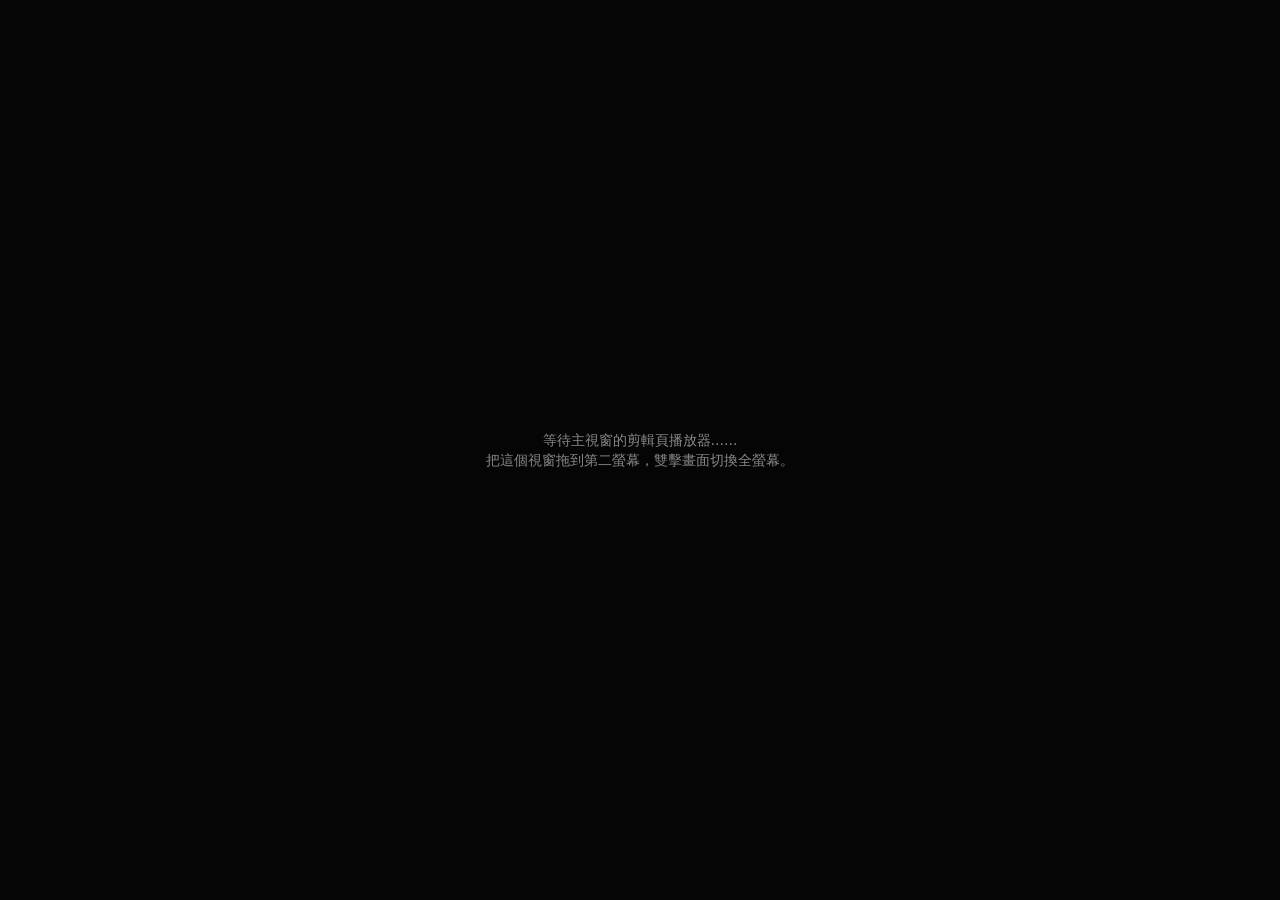
<file: app/web/program.html>
<!doctype html>
<html lang="zh-Hant" data-theme="dark">
<head>
<meta charset="utf-8">
<meta name="viewport" content="width=device-width, initial-scale=1">
<title>節目畫面｜Video Console</title>
<link rel="icon" type="image/svg+xml" href="icon.svg">
<link rel="stylesheet" href="css/base.css">
<link rel="stylesheet" href="css/edit.css">
<link rel="stylesheet" href="css/grade.css">
<style>
  body { display: flex; background: #000; cursor: default; }
  .program-wait { position: absolute; inset: 0; display: grid; place-items: center; color: #888; text-align: center; }
  body.is-live .program-wait { display: none; }
  body.is-idle { cursor: none; }
</style>
<script type="module" src="js/program.js"></script>
</head>
<body>
<div class="player is-full">
  <div class="pl-screen">
    <div class="pl-stage show-caps" style="--ar:1.77778"><div class="pl-host"></div></div>
  </div>
</div>
<div class="program-wait">等待主視窗的剪輯頁播放器……<br>把這個視窗拖到第二螢幕，雙擊畫面切換全螢幕。</div>
</body>
</html>
</file>
<file: app/web/css/base.css>
/* Video Console base: design tokens, reset, utilities, boot screens, keyframes.
   Theme switches through html[data-theme]; "system" is resolved to dark or light by theme.js. */

:root,
[data-theme="dark"] {
  color-scheme: dark;
  --bg: #0c0c0d;
  --surface-1: #141416;
  --surface-2: #1a1a1d;
  --surface-3: #222226;
  --surface-hover: rgba(255, 255, 255, .05);
  --surface-press: rgba(255, 255, 255, .08);
  --border: rgba(255, 255, 255, .07);
  --border-strong: rgba(255, 255, 255, .12);
  --text: #ededee;
  --text-2: #a1a1a8;
  --muted: #6c6c74;

  --accent: #d4ff3f;
  --accent-hover: #e0ff6e;
  --accent-ink: #111;
  --accent-soft: rgba(212, 255, 63, .12);
  --accent-text: #d4ff3f;
  --accent-line: #d4ff3f;

  --ok: #2ec4b6;
  --ok-soft: rgba(46, 196, 182, .14);
  --warn: #f5b544;
  --warn-soft: rgba(245, 181, 68, .14);
  --danger: #f2555a;
  --danger-soft: rgba(242, 85, 90, .14);
  --info: #4aa8ff;
  --info-soft: rgba(74, 168, 255, .14);
  --blue: #7aa2ff;
  --blue-soft: rgba(122, 162, 255, .14);
  --neutral: #a1a1a8;
  --neutral-soft: rgba(255, 255, 255, .07);

  --ring: #d4ff3f;
  --selection: rgba(212, 255, 63, .28);
  --input-bg: #101012;
  --seg-active: #2a2a2f;
  --seg-shadow: 0 1px 2px rgba(0, 0, 0, .4);
  --scrim: rgba(6, 6, 7, .62);
  --shadow-1: 0 1px 2px rgba(0, 0, 0, .35);
  --shadow-2: 0 8px 24px rgba(0, 0, 0, .38), 0 1px 2px rgba(0, 0, 0, .3);
  --shadow-pop: 0 18px 48px rgba(0, 0, 0, .55), 0 0 0 1px rgba(255, 255, 255, .06);
  --pop-bg: #1c1c1f;
  --stage-bg: #050506;
  --scroll-thumb: rgba(255, 255, 255, .14);
  --scroll-thumb-hover: rgba(255, 255, 255, .24);
}

[data-theme="light"] {
  color-scheme: light;
  --bg: #f6f6f3;
  --surface-1: #fff;
  --surface-2: #f0f0ec;
  --surface-3: #e7e7e2;
  --surface-hover: rgba(0, 0, 0, .04);
  --surface-press: rgba(0, 0, 0, .07);
  --border: rgba(0, 0, 0, .08);
  --border-strong: rgba(0, 0, 0, .14);
  --text: #18181b;
  --text-2: #55555c;
  --muted: #8a8a91;

  --accent: #c6f135;
  --accent-hover: #b9e624;
  --accent-ink: #141414;
  --accent-soft: rgba(132, 180, 0, .14);
  --accent-text: #4d7c0f;
  --accent-line: #7fb20e;

  --ok: #0f9488;
  --ok-soft: rgba(15, 148, 136, .12);
  --warn: #c27c0e;
  --warn-soft: rgba(194, 124, 14, .13);
  --danger: #dc3c42;
  --danger-soft: rgba(220, 60, 66, .11);
  --info: #1f7ae0;
  --info-soft: rgba(31, 122, 224, .11);
  --blue: #4a6cf0;
  --blue-soft: rgba(74, 108, 240, .11);
  --neutral: #55555c;
  --neutral-soft: rgba(0, 0, 0, .06);

  --ring: #4d7c0f;
  --selection: rgba(132, 180, 0, .3);
  --input-bg: #fff;
  --seg-active: #fff;
  --seg-shadow: 0 1px 3px rgba(0, 0, 0, .12), 0 0 0 1px rgba(0, 0, 0, .04);
  --scrim: rgba(24, 24, 27, .36);
  --shadow-1: 0 1px 2px rgba(0, 0, 0, .06);
  --shadow-2: 0 8px 24px rgba(0, 0, 0, .08), 0 1px 2px rgba(0, 0, 0, .06);
  --shadow-pop: 0 18px 48px rgba(0, 0, 0, .16), 0 0 0 1px rgba(0, 0, 0, .06);
  --pop-bg: #fff;
  --stage-bg: #101012;
  --scroll-thumb: rgba(0, 0, 0, .16);
  --scroll-thumb-hover: rgba(0, 0, 0, .28);
}

:root {
  --text-scale: 1; /* settings ui.textScale: every font size is multiplied by it */
  --font: "Segoe UI Variable Text", "Segoe UI", "Microsoft JhengHei UI", "Noto Sans TC", system-ui, sans-serif;
  --mono: "Cascadia Code", "Cascadia Mono", Consolas, monospace;
  --r-card: 10px;
  --r-input: 8px;
  --r-sm: 6px;
  --r-pill: 999px;
  --rail-w: 74px;
  --topbar-h: 52px;
  --statusbar-h: 28px;
  --ease: cubic-bezier(.2, .7, .2, 1);
  --dur: 140ms;
}

/* Reset */

*,
*::before,
*::after {
  box-sizing: border-box;
}

html,
body {
  height: 100%;
  margin: 0;
}

body {
  background: var(--bg);
  color: var(--text);
  font: calc(13.5px * var(--text-scale))/1.5 var(--font);
  -webkit-font-smoothing: antialiased;
  text-rendering: optimizeLegibility;
  overflow: hidden;
}

#app {
  height: 100%;
}

input,
select,
textarea,
button {
  font: inherit;
  color: inherit;
}

button {
  background: none;
  border: 0;
  padding: 0;
  margin: 0;
  cursor: pointer;
  text-align: inherit;
}

button:disabled {
  cursor: not-allowed;
}

a {
  color: var(--accent-text);
  text-decoration: none;
}

a:hover {
  text-decoration: underline;
}

h1,
h2,
h3,
h4,
p,
dl,
dd,
figure {
  margin: 0;
}

h1,
h2,
h3,
h4 {
  font-weight: 650;
  line-height: 1.3;
}

ul,
ol {
  margin: 0;
  padding: 0;
}

img,
video {
  display: block;
  max-width: 100%;
}

code {
  font-family: var(--mono);
  font-size: .92em;
}

b,
strong {
  font-weight: 650;
}

[hidden] {
  display: none !important;
}

svg.icon {
  flex: none;
  display: block;
}

::selection {
  background: var(--selection);
}

* {
  scrollbar-width: thin;
  scrollbar-color: var(--scroll-thumb) transparent;
}

::-webkit-scrollbar {
  width: 10px;
  height: 10px;
}

::-webkit-scrollbar-thumb {
  background: var(--scroll-thumb);
  border: 3px solid transparent;
  border-radius: 999px;
  background-clip: padding-box;
}

::-webkit-scrollbar-thumb:hover {
  background-color: var(--scroll-thumb-hover);
}

::-webkit-scrollbar-track,
::-webkit-scrollbar-corner {
  background: transparent;
}

:focus {
  outline: none;
}

:focus-visible {
  outline: 2px solid var(--ring);
  outline-offset: 2px;
}

/* Utilities */

.dim {
  color: var(--text-2);
}

.mono {
  font-family: var(--mono);
  font-variant-numeric: tabular-nums;
}

.grow {
  flex: 1;
  min-width: 0;
}

.row {
  display: flex;
  align-items: center;
  gap: 8px;
  flex-wrap: wrap;
}

.row-2,
.row-3 {
  display: grid;
  gap: 12px;
  align-items: start;
}

.row-2 {
  grid-template-columns: repeat(2, minmax(0, 1fr));
}

.row-3 {
  grid-template-columns: repeat(3, minmax(0, 1fr));
}

.mt-6 {
  margin-top: 6px;
}

.danger-text {
  color: var(--danger);
}

.warn-text {
  color: var(--warn);
}

.eyebrow {
  font-size: calc(11px * var(--text-scale));
  font-weight: 700;
  letter-spacing: .14em;
  text-transform: uppercase;
  color: var(--accent-text);
}

/* Boot, error and closed screens */

.boot-screen {
  position: fixed;
  inset: 0;
  display: flex;
  flex-direction: column;
  align-items: center;
  justify-content: center;
  gap: 16px;
  padding: 16px;
  background:
    radial-gradient(600px 360px at 50% 38%, var(--accent-soft), transparent 70%),
    var(--bg);
}

.boot-mark {
  width: 56px;
  height: 56px;
  border-radius: 16px;
  display: grid;
  place-items: center;
  background: var(--accent);
  color: var(--accent-ink);
  font-weight: 800;
  font-size: calc(19px * var(--text-scale));
  letter-spacing: -.02em;
  box-shadow: 0 0 0 6px var(--accent-soft);
  animation: vc-breathe 1.8s var(--ease) infinite;
}

.boot-text {
  color: var(--text-2);
}

.boot-card {
  width: min(440px, calc(100vw - 32px));
  background: var(--surface-1);
  border: 1px solid var(--border-strong);
  border-radius: 14px;
  padding: 28px;
  display: flex;
  flex-direction: column;
  align-items: flex-start;
  gap: 12px;
  box-shadow: var(--shadow-pop);
}

.boot-card .boot-mark {
  width: 44px;
  height: 44px;
  border-radius: 12px;
  font-size: calc(15px * var(--text-scale));
  animation: none;
}

.boot-card h1 {
  font-size: calc(18px * var(--text-scale));
}

.boot-card p {
  line-height: 1.6;
}

.boot-noscript {
  position: fixed;
  left: 50%;
  bottom: 32px;
  transform: translateX(-50%);
  margin: 0;
  padding: 10px 16px;
  border-radius: var(--r-input);
  background: var(--danger-soft);
  color: var(--danger);
}

/* Keyframes */

@keyframes vc-spin {
  to {
    transform: rotate(360deg);
  }
}

@keyframes vc-ping {
  0% {
    box-shadow: 0 0 0 0 color-mix(in srgb, var(--tone, var(--accent)) 55%, transparent);
  }
  70%,
  100% {
    box-shadow: 0 0 0 6px transparent;
  }
}

@keyframes vc-breathe {
  0%,
  100% {
    box-shadow: 0 0 0 6px var(--accent-soft);
  }
  50% {
    box-shadow: 0 0 0 12px transparent;
  }
}

@keyframes vc-indeterminate {
  0% {
    transform: translateX(-100%);
  }
  100% {
    transform: translateX(290%);
  }
}

@keyframes vc-fade-in {
  from {
    opacity: 0;
  }
}

@keyframes vc-pop-in {
  from {
    opacity: 0;
    transform: translateY(6px) scale(.98);
  }
}

@keyframes vc-slide-up {
  from {
    opacity: 0;
    transform: translateY(12px);
  }
}

@media (prefers-reduced-motion: reduce) {
  *,
  *::before,
  *::after {
    animation-duration: 1ms !important;
    animation-iteration-count: 1 !important;
    transition-duration: 1ms !important;
    scroll-behavior: auto !important;
  }
}
</file>
<file: app/web/css/edit.css>
/* Editor page (views/edit.js): player over timeline on the left, inspector on the right.
   Also the shot inspector (components/inspector.js + insp-*.js), which the board page reuses.
   --on-media is a local color for text drawn over video or thumbnails (light in both themes). */

.player,
.timeline,
.inspector { --on-media: var(--text); }

[data-theme="light"] :is(.player, .timeline, .inspector) { --on-media: var(--surface-1); }

/* Page shell */

.view-edit:not(.view-empty),
.view:has(> .inspector) { flex-direction: row; }

.edit-main { display: flex; flex-direction: column; flex: 1; min-width: 0; min-height: 0; overflow: hidden; }
.edit-main.is-resizing { cursor: row-resize; user-select: none; }
.edit-stage { display: flex; flex: 1; min-width: 0; min-height: 120px; }

.edit-split {
  position: relative;
  display: grid;
  place-items: center;
  flex: none;
  height: 8px;
  background: var(--bg);
  border-top: 1px solid var(--border);
  cursor: row-resize;
  touch-action: none;
}

.edit-split > i { width: 36px; height: 3px; border-radius: var(--r-pill); background: var(--border-strong); transition: width var(--dur) var(--ease), background var(--dur) var(--ease); }
.edit-split:hover > i,
.edit-split:focus-visible > i,
.edit-main.is-resizing > .edit-split > i { width: 64px; background: var(--accent-line); }
.edit-split:focus-visible { outline-offset: -2px; }
.edit-timeline { display: flex; flex: none; height: var(--tl-h); min-height: 0; }
.edit-timeline > .timeline { min-width: 0; }

/* Player (components/player.js, player-engine.js) */

.player { position: relative; display: flex; flex-direction: column; flex: 1; min-width: 0; min-height: 0; background: var(--bg); }
.player.is-full { background: var(--stage-bg); }
.pl-view { display: flex; flex: 1; min-height: 0; }
.player.is-full .pl-view > :not(.pl-screen) { display: none; }
.pl-screen { position: relative; display: grid; place-items: center; flex: 1; min-width: 0; min-height: 0; padding: 14px 18px; overflow: hidden; container-type: size; }
.player.is-full .pl-screen { padding: 0; }

.pl-stage {
  position: relative;
  width: min(100cqw, calc(100cqh * var(--ar)));
  aspect-ratio: var(--ar);
  overflow: hidden;
  container-type: size;
  border-radius: var(--r-sm);
  background: var(--stage-bg);
  box-shadow: var(--shadow-2), 0 0 0 1px var(--border);
  cursor: pointer;
}

.player.is-full .pl-stage { border-radius: 0; box-shadow: none; }

.pl-host,
.pl-graded,
.pl-layers,
.pl-slot,
.pl-flash,
.pl-caps,
.pl-fade,
.pl-guides { position: absolute; inset: 0; }

.pl-layers { isolation: isolate; }
.pl-slot { display: grid; place-items: center; overflow: hidden; }

.pl-video,
.pl-img,
.pl-slate { display: none; }

.pl-video,
.pl-img { width: 100%; height: 100%; max-width: none; object-fit: contain; }
.pl-stage.fit-cover .pl-video,
.pl-stage.fit-cover .pl-img { object-fit: cover; }

.pl-slot.is-video > .pl-video,
.pl-slot.is-image > .pl-img { display: block; }

.pl-slate {
  flex-direction: column;
  align-items: center;
  justify-content: center;
  gap: 1.2cqh;
  width: 100%;
  height: 100%;
  padding: 8%;
  background: repeating-linear-gradient(135deg, color-mix(in srgb, var(--on-media) 5%, transparent) 0 14px, transparent 14px 28px), var(--stage-bg);
  color: var(--on-media);
  text-align: center;
}

.pl-slot.is-off { background: var(--stage-bg); } /* a disabled shot plays as black */
.pl-masks { position: absolute; inset: 0; pointer-events: none; } /* blur and mosaic boxes (lib/masks.js) */
.pl-mask { position: absolute; }

.pl-slot.is-slate > .pl-slate,
.pl-slot.is-error > .pl-slate { display: flex; }
.pl-slate-title { font-size: max(13px, 4.4cqh); font-weight: 650; line-height: 1.3; overflow-wrap: anywhere; }
.pl-slate-sub { color: color-mix(in srgb, var(--on-media) 60%, transparent); font-size: max(11px, 2.6cqh); }
.pl-slot.is-error .pl-slate-sub { color: var(--danger); }

.pl-flash,
.pl-fade { opacity: 0; pointer-events: none; background: var(--stage-bg); }
.pl-flash.is-white { background: var(--on-media); }
.pl-flash.is-black { background: var(--stage-bg); }

/* Picture-in-picture clips: placed by player-engine.js in frame fractions, shown only while on */
.pl-pip { position: absolute; inset: 0; overflow: hidden; pointer-events: none; isolation: isolate; } /* track order stays inside, captions and fades paint on top as in the export */
.pl-pip-item { position: absolute; display: none; max-width: none; object-fit: contain; }
.pl-grade-defs { position: absolute; width: 0; height: 0; overflow: hidden; } /* adjustment layer filters (lib/grade.js) */

.pl-caps { display: none; pointer-events: none; }
.pl-stage.show-caps .pl-caps { display: block; }

/* Caption rows; each caption's look, margins and dragged position come inline from lib/caption-style.js.
   Like libass, the first caption of the bottom row sits lowest. */
.pl-cap-zone { position: absolute; left: 0; right: 0; display: flex; flex-direction: column; align-items: center; }
.pl-cap-zone.pos-top { top: 0; }
.pl-cap-zone.pos-middle { top: 50%; transform: translateY(-50%); }
.pl-cap-zone.pos-bottom { bottom: 0; flex-direction: column-reverse; }

.pl-cap {
  line-height: 1.32;
  white-space: pre-line;
  overflow-wrap: anywhere;
  pointer-events: auto;
  cursor: move;
  user-select: none;
  touch-action: none;
}

/* Each line of a boxed caption gets its own padded box, as libass draws it. */
.pl-cap-text { -webkit-box-decoration-break: clone; box-decoration-break: clone; }

.pl-cap:hover,
.pl-cap.is-dragging { outline: 1px dashed color-mix(in srgb, var(--on-media) 60%, transparent); outline-offset: 4px; }
.pl-cap.is-dragging { z-index: 1; outline-color: var(--accent); }
.pl-cap.is-dragging::after {
  content: attr(data-scope);
  position: absolute;
  left: 50%;
  bottom: 100%;
  transform: translate(-50%, -10px);
  padding: 2px 10px;
  border-radius: 999px;
  background: var(--accent);
  color: #111;
  font-size: calc(12px * var(--text-scale));
  font-weight: 600;
  line-height: 1.6;
  white-space: nowrap;
}
.pl-cap.is-dragging.label-below::after { top: 100%; bottom: auto; transform: translate(-50%, 10px); }

.pl-guides { --guide: color-mix(in srgb, var(--on-media) 45%, transparent); pointer-events: none; }
.pl-guides > i { position: absolute; display: none; }
.pl-safe-action { inset: 5%; border: 1px dashed var(--guide); }
.pl-safe-title { inset: 10%; border: 1px dashed color-mix(in srgb, var(--accent) 65%, transparent); }

.pl-thirds {
  inset: 0;
  background:
    linear-gradient(to right, transparent calc(33.333% - 1px), var(--guide) 0 33.333%, transparent 0 calc(66.667% - 1px), var(--guide) 0 66.667%, transparent 0),
    linear-gradient(to bottom, transparent calc(33.333% - 1px), var(--guide) 0 33.333%, transparent 0 calc(66.667% - 1px), var(--guide) 0 66.667%, transparent 0);
}

/* Before/after grade comparison (GR-06): the line at the split and a label on each half. */
.pl-compare {
  inset: 0;
  justify-content: space-between;
  align-items: flex-start;
  padding: 8px;
  background: linear-gradient(to right, transparent calc(50% - 1px), var(--on-media) 0 calc(50% + 1px), transparent 0);
}
.pl-compare > b {
  padding: 2px 8px;
  border-radius: 999px;
  background: color-mix(in srgb, var(--stage-bg) 70%, transparent);
  color: var(--on-media);
  font-size: 12px;
  font-weight: 500;
}

.pl-stage.show-safe .pl-safe-action,
.pl-stage.show-safe .pl-safe-title,
.pl-stage.show-thirds .pl-thirds { display: block; }
.pl-stage.show-compare .pl-compare { display: flex; }

.pl-empty {
  position: absolute;
  inset: 0;
  display: flex;
  flex-direction: column;
  align-items: center;
  justify-content: center;
  gap: 8px;
  padding: 24px;
  color: color-mix(in srgb, var(--on-media) 55%, transparent);
  font-size: calc(12.5px * var(--text-scale));
  line-height: 1.55;
  text-align: center;
  pointer-events: none;
}

.pl-empty > b { color: var(--on-media); font-size: calc(14px * var(--text-scale)); }
.pl-empty > span { max-width: 340px; }

.pl-bar { display: flex; align-items: center; gap: 4px; flex: none; height: 50px; padding: 0 12px; background: var(--bg); border-top: 1px solid var(--border); }
.player.is-full .pl-bar { background: var(--surface-1); }
.pl-bar .pl-play { width: 38px; height: 38px; margin: 0 2px; border-radius: 50%; }
.pl-time { margin: 0 10px 0 8px; font-size: calc(12.5px * var(--text-scale)); white-space: nowrap; }
.pl-rate, .pl-res, .pl-drop { margin-right: 8px; padding: 1px 6px; border-radius: 4px; background: var(--accent-soft); font-size: calc(12px * var(--text-scale)); font-weight: 650; }
.pl-drop { background: var(--warn-soft); color: var(--warn); }
.pl-clip { min-width: 0; max-width: 260px; overflow: hidden; font-size: calc(12px * var(--text-scale)); text-overflow: ellipsis; white-space: nowrap; }
.pl-vol { display: flex; align-items: center; gap: 2px; flex: none; margin-right: 4px; }
.pl-vol-range { width: 96px; flex: none; }

/* Audio meters (components/audio-meter.js), on Final Cut Pro's scale: -6 dB sits at 65.4%, 0 dB at 85% */

.meters, .mini-meter { --meter-ok: #5cb85c; --meter-warn: #e8c547; --meter-over: #ec4a4f; }
.meters-bar { position: relative; overflow: hidden; border-radius: 2px; background: var(--stage-bg); }
.meters-bar::before {
  content: "";
  position: absolute;
  inset: 0;
  background: linear-gradient(to top, var(--meter-ok) 0 65.4%, var(--meter-warn) 65.4% 85%, var(--meter-over) 85%);
  clip-path: inset(calc((1 - var(--lv, 0)) * 100%) 0 0 0);
}
.meters-hold { position: absolute; left: 0; right: 0; bottom: calc(var(--pk, 0) * 100% - 1px); height: 1px; background: rgba(255, 255, 255, .8); }

.meters { position: relative; display: flex; flex-direction: column; flex: none; gap: 4px; width: 88px; padding: 6px 8px 5px 4px; border-left: 1px solid var(--border); background: var(--surface-1); color: var(--muted); font-size: calc(10px * var(--text-scale)); user-select: none; }
.meters-edge { position: absolute; top: 0; bottom: 0; left: -3px; z-index: 2; width: 6px; cursor: col-resize; touch-action: none; }
.meters-edge:hover { background: var(--accent-line); }
.meters-peaks, .meters-foot { display: grid; grid-template-columns: 1fr 1fr; gap: 5px; padding-left: 29px; text-align: center; }
.meters-peak { padding: 1px 0; border: 0; border-radius: 3px; background: var(--surface-3); color: var(--text-2); font-size: calc(10px * var(--text-scale)); cursor: pointer; }
.meters-peak.is-over { background: var(--meter-over); color: #fff; }
.meters-body { display: grid; grid-template-columns: 24px 1fr 1fr; gap: 5px; flex: 1; min-height: 0; padding: 6px 0; }
.meters-scale { position: relative; }
.meters-scale > span { position: absolute; right: 0; bottom: calc(var(--at) * 100%); line-height: 1; transform: translateY(50%); }
/* Stereo correlation (MX-09): a dot on a -1 to +1 line, red when the channels lean opposite. */
.meters-corr { display: flex; align-items: center; gap: 3px; font-size: calc(9px * var(--text-scale)); }
.meters-corr > i { position: relative; flex: 1; height: 6px; border-radius: 3px; background: var(--stage-bg); }
.meters-corr > i::before { content: ""; position: absolute; top: 0; bottom: 0; left: 50%; width: 1px; background: var(--border); }
.meters-corr > i > b { position: absolute; top: 0; left: calc(var(--at, .5) * 100% - 3px); width: 6px; height: 6px; border-radius: 50%; background: var(--meter-ok); }
.meters-corr.is-neg > i > b { background: var(--meter-over); }
.meters-corr.is-idle > i > b { display: none; }
/* Loudness (MX-01): three readouts, click to measure again. */
.meters-loud { display: grid; grid-template-columns: auto 1fr; gap: 1px 4px; padding: 3px 4px; border: 0; border-radius: 3px; background: var(--surface-3); color: var(--muted); font-size: calc(9.5px * var(--text-scale)); text-align: left; cursor: pointer; }
.meters-loud > b { color: var(--text-2); font-weight: 600; text-align: right; }
.meters-loud > b.is-over { color: var(--meter-over); }

.mini-meter { display: flex; flex: none; gap: 2px; height: 24px; margin: 0 6px 0 -2px; padding: 3px 4px; border: 0; border-radius: 4px; background: none; cursor: pointer; }
.mini-meter:hover, .mini-meter:focus-visible { background: var(--surface-3); }
.mini-meter.is-active { background: var(--accent-soft); }
.mini-meter > .meters-bar { width: 5px; height: 100%; }

/* Timeline (components/timeline.js, tl-tracks.js) */

.timeline { position: relative; display: flex; flex-direction: column; flex: 1; min-height: 0; background: var(--surface-1); }

.timeline.is-drop::after {
  content: "";
  position: absolute;
  inset: 4px;
  z-index: 20;
  border: 2px dashed var(--accent-line);
  border-radius: var(--r-card);
  background: var(--accent-soft);
  pointer-events: none;
}

.tl-toolbar { display: flex; align-items: center; gap: 4px; flex: none; height: 40px; padding: 0 8px; border-bottom: 1px solid var(--border); container-type: inline-size; }
/* Too narrow for every label: the text buttons show only their icons, and their tooltips still name them. */
@container (max-width: 1180px) {
  .tl-toolbar .btn-text { display: none; }
  .tl-toolbar .btn-sm { width: 28px; padding: 0; }
}
/* Narrower still (a small window with the meters open): drop the sequence summary so zoom stays reachable. */
@container (max-width: 700px) {
  .tl-toolbar .tl-total { display: none; }
}
@container (max-width: 580px) {
  .tl-toolbar .tl-zoom { display: none; }
}
.tl-total { margin-right: 6px; font-size: calc(11.5px * var(--text-scale)); white-space: nowrap; }
.tl-zoom { min-width: 72px; color: var(--muted); font-size: calc(11px * var(--text-scale)); text-align: center; white-space: nowrap; }

.tl-scroll { position: relative; flex: 1; min-height: 0; overflow: auto; overscroll-behavior: contain; background: var(--bg); }
.tl-canvas { position: relative; min-width: 100%; min-height: 100%; }
.tl-row { display: flex; border-bottom: 1px solid var(--border); }
/* The label column (10), ruler (11) and playhead (12) sit above everything inside the lanes (1 to 9). */
.tl-row-ruler { position: sticky; top: 0; z-index: 11; background: var(--surface-1); }

.tl-label {
  position: sticky;
  left: 0;
  z-index: 10;
  display: flex;
  align-items: center;
  gap: 6px;
  flex: none;
  width: var(--label-w);
  padding: 0 4px 0 10px;
  overflow: hidden;
  background: var(--surface-1);
  border-right: 1px solid var(--border);
  color: var(--text-2);
  font-size: calc(11.5px * var(--text-scale));
  font-weight: 550;
}

.tl-label > svg.icon { color: var(--muted); }
.tl-label > span { flex: 1; min-width: 0; overflow: hidden; text-overflow: ellipsis; white-space: nowrap; }
.tl-label > .icon-btn { width: 24px; height: 24px; }
.tl-label > .icon-btn.is-solo { background: var(--accent-soft); color: var(--accent); }
.tl-role {
  display: grid; place-items: center; flex: none; width: 20px; height: 20px; margin-left: -3px; padding: 0;
  border: 0; border-radius: 4px; background: none; color: var(--muted); cursor: pointer;
}
.tl-role:hover { background: var(--surface-3); color: var(--text); }
.tl-role.is-speech { background: var(--accent-soft); color: var(--accent); }
.tl-role.is-bgm { background: var(--warn-soft); color: var(--warn); }
.tl-order { display: flex; flex-direction: column; flex: none; }
.tl-order > button {
  display: grid; place-items: center; width: 18px; height: 12px; padding: 0;
  border: 0; border-radius: 3px; background: none; color: var(--text-2); cursor: pointer;
}
.tl-order > button:hover:not(:disabled) { background: var(--surface-3); color: var(--text); }
.tl-order > button:disabled { opacity: .3; cursor: default; }
/* A row's level (MX-02): a thin bar along the bottom of its header, red once it went over 0 dB. */
.tl-meter { position: absolute; left: 10px; right: 6px; bottom: 2px; height: 3px; border-radius: 2px; background: var(--stage-bg); cursor: pointer; }
.tl-meter::before { content: ""; position: absolute; inset: 0; border-radius: 2px; background: linear-gradient(to right, #5cb85c 0 65.4%, #e8c547 65.4% 85%, #ec4a4f 85%); clip-path: inset(0 calc((1 - var(--lv, 0)) * 100%) 0 0); }
.tl-meter.is-over { background: #ec4a4f; }
.tl-corner { z-index: 5; }

.tl-lane { position: relative; flex: none; height: 100%; }
.tl-lane-caption { background: color-mix(in srgb, var(--blue) 3%, transparent); }
.tl-lane-audio { background: color-mix(in srgb, var(--info) 3%, transparent); }

.tl-ruler {
  position: relative;
  flex: none;
  height: 100%;
  background-image:
    repeating-linear-gradient(to right, var(--muted) 0 1px, transparent 1px var(--major)),
    repeating-linear-gradient(to right, color-mix(in srgb, var(--muted) 55%, transparent) 0 1px, transparent 1px var(--minor));
  background-position: left bottom;
  background-repeat: no-repeat;
  background-size: 100% 9px, 100% 4px;
  cursor: ew-resize;
}

.tl-tick { position: absolute; top: 4px; padding-left: 4px; color: var(--muted); font-size: calc(10px * var(--text-scale)); line-height: 1; white-space: nowrap; pointer-events: none; }

.tl-playhead { position: absolute; top: 0; bottom: 0; z-index: 12; width: 2px; margin-left: -1px; background: var(--accent-line); pointer-events: none; will-change: transform; }

.tl-playhead::before {
  content: "";
  position: absolute;
  top: 0;
  left: -5px;
  width: 12px;
  height: 14px;
  border-radius: 2px 2px 6px 6px;
  background: var(--accent-line);
  box-shadow: var(--shadow-1);
}

/* The I/O range across the lanes and on the ruler, and markers on the ruler */
.tl-range { position: absolute; top: 0; bottom: 0; z-index: 9; background: color-mix(in srgb, var(--accent) 9%, transparent); box-shadow: inset 1px 0 var(--accent-line), inset -1px 0 var(--accent-line); pointer-events: none; }
.tl-range-bar { position: absolute; top: 0; height: 5px; background: var(--accent-line); pointer-events: none; }
.tl-marker { position: absolute; bottom: 0; z-index: 1; width: 11px; height: 13px; margin-left: -5px; background: var(--mk); clip-path: polygon(0 0, 100% 0, 100% 60%, 50% 100%, 0 60%); cursor: pointer; }
.tl-marker:hover { filter: brightness(1.2); }
.tl-over { position: absolute; top: 1px; z-index: 1; width: 7px; height: 7px; margin-left: -3px; border-radius: 50%; background: var(--danger); cursor: pointer; }

.tl-tools { display: inline-flex; gap: 2px; margin: 0 2px; padding: 0 4px; border-inline: 1px solid var(--border); }
.timeline.is-blade [data-sel] { cursor: crosshair; }
/* Trim tool (ED-08): a picture clip's edge rolls the cut, its middle slips the footage */
.timeline.is-trim .tl-clip { cursor: grab; }
.timeline.is-trim .tl-clip > .tl-handle { cursor: col-resize; }
.timeline.is-trim .tl-trans { pointer-events: none; } /* the cut's handles sit under a transition's marker */
/* Watch mode: clips only move the playhead and the track buttons do nothing */
.timeline.is-watch .tl-lane * { cursor: default; }
.timeline.is-watch .tl-label button { opacity: .45; pointer-events: none; }
.tl-watch-note { display: inline-flex; align-items: center; gap: 6px; padding: 0 6px; color: var(--accent-text); font-size: calc(12.5px * var(--text-scale)); font-weight: 600; }

/* Disabled clips stay on the timeline, faded; keyframes show as diamonds along the clip's bottom edge */
:is(.tl-clip, .tl-cap, .tl-audio, .tl-pip).is-off { opacity: .4; filter: grayscale(1); }
.tl-keys { position: absolute; left: 0; right: 0; bottom: 1px; z-index: 3; height: 9px; pointer-events: none; }
.tl-key { position: absolute; top: 1px; width: 7px; height: 7px; margin-left: -3.5px; background: var(--accent); box-shadow: 0 0 0 1px var(--stage-bg); transform: rotate(45deg); }

.key-list > summary .dim { margin-left: auto; font-size: calc(11.5px * var(--text-scale)); }
.key-row { display: flex; align-items: center; gap: 8px; padding: 1px 2px 1px 0; border-radius: var(--r-sm); }
.key-row.is-here { background: var(--accent-soft); }
.key-time { padding: 3px 7px; font-size: calc(12px * var(--text-scale)); color: var(--text); background: var(--surface-3); border: 0; border-radius: var(--r-sm); cursor: pointer; }
.key-time:hover { color: var(--accent-line); }

/* Video clips */

.tl-clip { position: absolute; top: 5px; bottom: 5px; overflow: hidden; container-type: inline-size; border-radius: var(--r-sm); background: var(--surface-3); cursor: grab; }
.tl-clip.is-video,
.tl-clip.is-image { background: var(--stage-bg); }
.tl-clip.is-empty { background: repeating-linear-gradient(135deg, var(--surface-2) 0 7px, var(--surface-3) 7px 14px); }

.tl-clip::after {
  content: "";
  position: absolute;
  inset: 0;
  z-index: 2;
  border-radius: inherit;
  box-shadow: inset 0 0 0 1px var(--border-strong);
  pointer-events: none;
  transition: box-shadow var(--dur) var(--ease);
}

.tl-clip:hover::after { box-shadow: inset 0 0 0 1px color-mix(in srgb, var(--text) 35%, transparent); }
.tl-clip.is-selected::after { box-shadow: inset 0 0 0 2px var(--accent-line); }
/* A colour tag tints the whole clip, so marked clips (to review, to cut) stand out at any zoom. */
.tl-clip.has-color::before {
  content: "";
  position: absolute;
  inset: 0;
  z-index: 1; /* under the name and length tags that follow it */
  pointer-events: none;
  background: linear-gradient(var(--shot-color) 0 5px, color-mix(in srgb, var(--shot-color) 38%, transparent) 5px);
  box-shadow: inset 0 0 0 2px var(--shot-color);
  border-radius: inherit;
}
.tl-clip.is-dragging { z-index: 4; opacity: .9; box-shadow: var(--shadow-2); cursor: grabbing; }

.tl-tiles { position: absolute; inset: 0; background-position: left center; background-repeat: repeat-x; }
.tl-tiles.is-strip { width: 100%; height: 100%; }

.tl-clip-label {
  position: absolute;
  top: 6px;
  left: 5px;
  z-index: 1;
  display: inline-flex;
  align-items: center;
  gap: 4px;
  max-width: calc(100% - 10px);
  padding: 0 6px 0 4px;
  overflow: hidden;
  border-radius: 4px;
  background: color-mix(in srgb, var(--stage-bg) 64%, transparent);
  color: var(--on-media);
  font-size: calc(10.5px * var(--text-scale));
  font-weight: 600;
  line-height: 17px;
  white-space: nowrap;
  pointer-events: none;
}

.tl-clip-label > span { overflow: hidden; text-overflow: ellipsis; }
.tl-clip-empty { position: absolute; left: 9px; bottom: 5px; color: var(--muted); font-size: calc(10.5px * var(--text-scale)); white-space: nowrap; pointer-events: none; }

.tl-clip-dur {
  position: absolute;
  right: 5px;
  bottom: 5px;
  z-index: 1;
  padding: 0 4px;
  border-radius: 3px;
  background: color-mix(in srgb, var(--stage-bg) 64%, transparent);
  color: var(--on-media);
  font-size: calc(10px * var(--text-scale));
  line-height: 15px;
  pointer-events: none;
}

@container (max-width: 64px) {
  .tl-clip-dur { display: none; }
}

/* Trim handles, shared by clips, captions and audio */

.tl-handle { position: absolute; top: 0; bottom: 0; z-index: 3; width: 8px; background: var(--accent); cursor: ew-resize; opacity: 0; transition: opacity var(--dur) var(--ease); }

.tl-handle::after {
  content: "";
  position: absolute;
  top: 50%;
  left: 3px;
  width: 2px;
  height: min(45%, 18px);
  border-radius: 1px;
  background: var(--accent-ink);
  transform: translateY(-50%);
  opacity: .7;
}

.tl-handle.is-left { left: 0; border-radius: var(--r-sm) 0 0 var(--r-sm); }
.tl-handle.is-right { right: 0; border-radius: 0 var(--r-sm) var(--r-sm) 0; }

:is(.tl-clip, .tl-cap, .tl-audio, .tl-adj):hover > .tl-handle,
:is(.tl-clip, .tl-cap, .tl-audio, .tl-adj).is-selected > .tl-handle { opacity: 1; }
:is(.tl-clip, .tl-cap, .tl-audio, .tl-adj).is-dragging > .tl-handle { opacity: 0; }

.tl-trans {
  position: absolute;
  top: 50%;
  z-index: 3;
  height: 20px;
  border-radius: var(--r-sm);
  border: 1px solid var(--accent-line);
  background: repeating-linear-gradient(135deg, color-mix(in srgb, var(--accent) 55%, transparent) 0 3px, color-mix(in srgb, var(--accent) 18%, transparent) 3px 6px);
  box-shadow: var(--shadow-1);
  transform: translateY(-50%);
  transition: background-color var(--dur) var(--ease), box-shadow var(--dur) var(--ease);
}

.tl-trans:hover { background-color: var(--accent-soft); box-shadow: 0 0 0 3px var(--accent-soft); }

.tl-insert { position: absolute; top: 0; bottom: 0; z-index: 7; width: 2px; margin-left: -1px; border-radius: 1px; background: var(--accent-line); box-shadow: 0 0 0 3px var(--accent-soft); pointer-events: none; }

.tl-drag-tip {
  position: absolute;
  bottom: calc(100% + 3px);
  z-index: 8;
  padding: 2px 7px;
  border-radius: var(--r-sm);
  background: var(--pop-bg);
  box-shadow: var(--shadow-pop);
  color: var(--text);
  font-size: calc(11px * var(--text-scale));
  line-height: 16px;
  white-space: nowrap;
  transform: translateX(-50%);
  pointer-events: none;
}

.tl-lane > .tl-drag-tip { bottom: auto; top: 2px; }
.tl-drag-tip.is-blocked { background: var(--danger); color: #fff; }
:is(.tl-clip, .tl-audio).is-blocked { opacity: .55; outline: 2px dashed var(--danger); outline-offset: -2px; cursor: not-allowed; }

/* Captions */

.tl-cap {
  position: absolute;
  top: 4px;
  bottom: 4px;
  display: flex;
  align-items: center;
  padding: 0 6px;
  border-radius: var(--r-sm);
  background: var(--blue-soft);
  box-shadow: inset 0 0 0 1px color-mix(in srgb, var(--blue) 45%, transparent);
  color: var(--text);
  font-size: calc(11px * var(--text-scale));
  cursor: grab;
  transition: box-shadow var(--dur) var(--ease);
}

.tl-cap:hover { box-shadow: inset 0 0 0 1px var(--blue); }
.tl-cap.is-selected { box-shadow: inset 0 0 0 2px var(--accent-line); }
.tl-cap-text { min-width: 0; overflow: hidden; text-overflow: ellipsis; white-space: nowrap; pointer-events: none; }
.tl-cap-who { flex: none; margin-right: 5px; color: var(--blue); font-weight: 650; pointer-events: none; }
.tl-cap-link { flex: none; margin-right: 4px; color: var(--blue); pointer-events: none; }
.tl-cap.is-stale { background: var(--warn-soft); box-shadow: inset 0 0 0 1px color-mix(in srgb, var(--warn) 60%, transparent); }
.tl-cap.is-stale .tl-cap-who { color: var(--warn); }
.tl-cap-typo { flex: none; margin-right: 4px; color: var(--danger); pointer-events: none; }

/* KTV wipe marks (components/tl-ktv.js): short ticks along the bottom; on the selected caption each character
   sits between its ticks and the ticks can be dragged. */
.tl-kt { position: absolute; inset: 0; pointer-events: none; }
.tl-kt-mark { position: absolute; bottom: 0; width: 1px; height: 5px; background: color-mix(in srgb, var(--blue) 70%, transparent); }
.tl-kt.is-active .tl-kt-mark { top: 0; height: auto; width: 9px; margin-left: -4px; background: none; pointer-events: auto; cursor: ew-resize; }
.tl-kt.is-active .tl-kt-mark::after { content: ""; position: absolute; top: 0; bottom: 0; left: 4px; width: 1px; background: var(--accent); }
.tl-kt.is-active .tl-kt-mark:hover::after { left: 3px; width: 3px; }
.tl-kt-ch { position: absolute; top: 0; bottom: 0; display: flex; align-items: center; justify-content: center; overflow: hidden; white-space: nowrap; }
.tl-kt-ch.is-odd { background: color-mix(in srgb, var(--blue) 16%, transparent); }
.tl-cap.has-kt.is-selected > .tl-cap-text { visibility: hidden; }
.tl-cap.has-typo .tl-cap-text { text-decoration: underline wavy var(--danger); text-underline-offset: 3px; }

/* Audio */

.tl-audio {
  position: absolute;
  top: 4px;
  bottom: 4px;
  border-radius: var(--r-sm);
  background: var(--info-soft);
  box-shadow: inset 0 0 0 1px color-mix(in srgb, var(--info) 40%, transparent);
  cursor: grab;
  transition: box-shadow var(--dur) var(--ease), opacity var(--dur) var(--ease);
}

.tl-audio:hover { box-shadow: inset 0 0 0 1px var(--info); }
.tl-audio.is-selected { box-shadow: inset 0 0 0 2px var(--accent-line); }
.tl-audio.is-muted { opacity: .5; }
.tl-audio.is-missing { background: var(--danger-soft); box-shadow: inset 0 0 0 1px color-mix(in srgb, var(--danger) 50%, transparent); }
.tl-cap.is-dragging,
.tl-audio.is-dragging { z-index: 4; box-shadow: var(--shadow-2), inset 0 0 0 2px var(--accent-line); cursor: grabbing; }

.tl-audio.tl-source { cursor: pointer; }

.tl-wave { position: absolute; top: 13px; left: 0; width: 100%; height: calc(100% - 15px); max-width: none; color: var(--info); opacity: .8; pointer-events: none; }

/* Volume line: silent at the bottom, 100% at mid height; drag it on a selected block */
.tl-vline { position: absolute; top: 13px; left: 0; z-index: 2; width: 100%; height: calc(100% - 15px); overflow: visible; pointer-events: none; }
.tl-vline-path { fill: none; stroke: var(--warn); stroke-width: 1.5; vector-effect: non-scaling-stroke; opacity: .7; }
.tl-vline.is-active .tl-vline-path { stroke-width: 2; opacity: 1; }
.tl-vline-hit { fill: none; stroke: transparent; stroke-width: 12; vector-effect: non-scaling-stroke; pointer-events: stroke; cursor: ns-resize; }
.tl-vdot { position: absolute; z-index: 3; width: 7px; height: 7px; margin: -3.5px 0 0 -3.5px; border-radius: 50%; background: var(--warn); box-shadow: 0 0 0 1px var(--stage-bg); pointer-events: none; }

.tl-fade { position: absolute; top: 0; bottom: 0; pointer-events: none; }
.tl-fade.is-in { left: 0; border-radius: var(--r-sm) 0 0 var(--r-sm); background: linear-gradient(to bottom right, color-mix(in srgb, var(--stage-bg) 40%, transparent) 50%, transparent 50%); }
.tl-fade.is-out { right: 0; border-radius: 0 var(--r-sm) var(--r-sm) 0; background: linear-gradient(to bottom left, color-mix(in srgb, var(--stage-bg) 40%, transparent) 50%, transparent 50%); }

/* Fade dots: drag sideways to set the fade (AU-03) */
.tl-fade-dot { position: absolute; top: 2px; z-index: 4; width: 10px; height: 10px; border: 2px solid var(--accent); border-radius: 50%; background: var(--surface-1); cursor: ew-resize; opacity: 0; transition: opacity var(--dur) var(--ease); }
.tl-fade-dot.is-in { transform: translateX(-50%); }
.tl-fade-dot.is-out { transform: translateX(50%); }
.tl-audio:hover > .tl-fade-dot, .tl-audio.is-selected > .tl-fade-dot, .tl-fade-dot.is-active { opacity: 1; }
.tl-fade-dot.is-active { background: var(--accent); }

.tl-audio-label {
  position: absolute;
  top: 1px;
  left: 6px;
  right: 6px;
  display: flex;
  align-items: center;
  gap: 4px;
  height: 13px;
  overflow: hidden;
  color: var(--text-2);
  font-size: calc(10px * var(--text-scale));
  line-height: 13px;
  white-space: nowrap;
  pointer-events: none;
}

.tl-audio-label > svg.icon { color: var(--info); }
.tl-audio-label > span { overflow: hidden; text-overflow: ellipsis; }
.tl-audio.is-missing .tl-audio-label,
.tl-audio.is-missing .tl-audio-label > svg.icon { color: var(--danger); }

.tl-lane-hint { position: absolute; top: 50%; left: 12px; font-size: calc(12px * var(--text-scale)); white-space: nowrap; transform: translateY(-50%); pointer-events: none; }

/* Picture-in-picture tracks, the new-track row and the track switches */

.tl-lane-pip { background: color-mix(in srgb, var(--accent) 3%, transparent); }
.tl-pip { top: 4px; bottom: 4px; }
.tl-pip.is-missing { background: var(--danger-soft); }
.tl-pip.is-dragging { z-index: 9; }

.tl-lane-add { background: repeating-linear-gradient(135deg, transparent 0 6px, color-mix(in srgb, var(--border) 45%, transparent) 6px 7px); }
.tl-lane-add > .tl-lane-hint { font-size: calc(11px * var(--text-scale)); }

.tl-add-track {
  display: inline-flex;
  align-items: center;
  gap: 5px;
  height: 22px;
  margin-left: -4px;
  padding: 0 8px 0 4px;
  border: 1px dashed var(--border-strong);
  border-radius: var(--r-input);
  background: none;
  color: var(--text-2);
  font: inherit;
  cursor: pointer;
  transition: border-color var(--dur) var(--ease), background-color var(--dur) var(--ease), color var(--dur) var(--ease);
}

.tl-add-track:hover,
.tl-add-track:focus-visible { border-color: var(--accent-line); background: var(--accent-soft); color: var(--accent-text); }

/* Adjustment layers (components/tl-adjust.js) and the colour-wheel button on the picture lane's label that adds one */

.tl-lane-adjust { background: color-mix(in srgb, var(--text-2) 3%, transparent); }

.tl-adj {
  position: absolute;
  top: 4px;
  bottom: 4px;
  display: flex;
  align-items: center;
  gap: 5px;
  padding: 0 8px;
  overflow: hidden;
  border-radius: var(--r-sm);
  background: linear-gradient(90deg, rgb(255 92 92 / .16), rgb(255 196 64 / .16), rgb(84 204 124 / .16), rgb(72 152 255 / .16), rgb(188 104 255 / .16));
  box-shadow: inset 0 0 0 1px color-mix(in srgb, var(--text-2) 35%, transparent);
  color: var(--text);
  font-size: calc(11px * var(--text-scale));
  cursor: grab;
  transition: box-shadow var(--dur) var(--ease), opacity var(--dur) var(--ease);
}

/* A thin hue stripe along the top tells an adjustment layer from a clip at a glance. */
.tl-adj::before {
  content: "";
  position: absolute;
  top: 0;
  left: 0;
  right: 0;
  height: 2px;
  background: linear-gradient(90deg, #ff5c5c, #ffc440, #54cc7c, #4898ff, #bc68ff);
  opacity: .85;
  pointer-events: none;
}

.tl-adj:hover { box-shadow: inset 0 0 0 1px var(--text-2); }
.tl-adj.is-selected { box-shadow: inset 0 0 0 2px var(--accent-line); }
.tl-adj.is-off { opacity: .45; }
.tl-adj.is-dragging { z-index: 4; box-shadow: var(--shadow-2), inset 0 0 0 2px var(--accent-line); cursor: grabbing; }
.tl-adj-icon { flex: none; color: var(--text-2); pointer-events: none; }
.tl-adj-name { min-width: 0; overflow: hidden; text-overflow: ellipsis; white-space: nowrap; pointer-events: none; }
.tl-adj-note { flex: none; margin-left: auto; color: var(--muted); font-size: calc(10px * var(--text-scale)); pointer-events: none; }

.tl-adj-ghost {
  position: absolute;
  top: 4px;
  bottom: 4px;
  z-index: 5;
  display: flex;
  align-items: center;
  gap: 5px;
  padding: 0 8px;
  overflow: hidden;
  border: 1.5px dashed var(--accent-line);
  border-radius: var(--r-sm);
  background: var(--accent-soft);
  color: var(--accent-text);
  font-size: calc(11px * var(--text-scale));
  white-space: nowrap;
  pointer-events: none;
}

.tl-adjust-add {
  position: relative;
  display: grid;
  place-items: center;
  flex: none;
  width: 22px;
  height: 22px;
  padding: 0;
  border: 0;
  border-radius: 50%;
  background: conic-gradient(#ff5c5c, #ffc440, #b8e04a, #54cc7c, #44c8d8, #4898ff, #bc68ff, #ff5cb0, #ff5c5c);
  color: var(--text);
  cursor: grab;
  touch-action: none;
}

.tl-adjust-add::before {
  content: "";
  position: absolute;
  inset: 3px;
  border-radius: 50%;
  background: var(--surface-1);
  transition: inset var(--dur) var(--ease), background-color var(--dur) var(--ease);
}

.tl-adjust-add > svg.icon { position: relative; }
.tl-adjust-add:hover::before,
.tl-adjust-add:focus-visible::before { inset: 4px; background: var(--surface-3); }
.tl-adjust-add:focus-visible { outline: 2px solid var(--ring); outline-offset: 1px; }
.tl-adjust-add:active { cursor: grabbing; }

.tl-row.is-hidden > .tl-lane { opacity: .35; }
.tl-row.is-hidden > .tl-label > span { color: var(--muted); text-decoration: line-through; }
.tl-row.is-muted > .tl-lane > .tl-audio { opacity: .5; }

.timeline.is-drop:has(.is-drop-target)::after { background: none; }
.tl-row.is-drop-target > .tl-lane { background: var(--accent-soft); box-shadow: inset 0 0 0 2px var(--accent-line); }
.tl-row.is-drop-target > .tl-label { color: var(--accent-text); }

/* Inspector (components/inspector.js, edit-props.js, insp-*.js); self-contained for board and edit */

.inspector {
  display: flex;
  flex-direction: column;
  flex: none;
  width: clamp(330px, 27vw, 400px);
  min-height: 0;
  overflow: hidden;
  background: var(--bg);
  border-left: 1px solid var(--border);
}

.insp-shot { display: flex; flex-direction: column; flex: 1; min-height: 0; }
.insp-head { display: flex; align-items: center; gap: 12px; flex: none; padding: 14px 10px 12px 14px; }
.insp-head + .insp-scroll { border-top: 1px solid var(--border); }
.insp-icon { display: grid; place-items: center; flex: none; width: 42px; height: 42px; border-radius: var(--r-input); background: var(--accent-soft); color: var(--accent-text); }
.insp-head > .insp-thumb { flex: none; width: auto; height: 54px; max-width: 96px; border-radius: var(--r-sm); box-shadow: 0 0 0 2px var(--bg), 0 0 0 4px var(--shot-color, transparent); }
.insp-title { display: flex; flex-direction: column; gap: 3px; flex: 1; min-width: 0; }
.insp-title > h2 { overflow: hidden; font-size: calc(15px * var(--text-scale)); text-overflow: ellipsis; white-space: nowrap; }
.insp-sub { display: flex; flex-wrap: wrap; align-items: center; gap: 2px 8px; color: var(--muted); font-size: calc(11.5px * var(--text-scale)); }
.insp-sub > i { flex: none; width: 3px; height: 3px; border-radius: 50%; background: currentColor; opacity: .7; }
.caption-lines { display: flex; flex-direction: column; gap: 6px; } /* a shot's bound captions, one box per line (insp-content.js) */
.insp-sub > .warn-text { font-weight: 600; }
.insp-nav { display: flex; align-items: center; gap: 2px; flex: none; align-self: flex-start; }

.insp-busy {
  display: flex;
  align-items: center;
  gap: 8px;
  flex: none;
  margin: 0 14px 10px;
  padding: 7px 12px;
  border-radius: var(--r-input);
  background: var(--accent-soft);
  border: 1px solid color-mix(in srgb, var(--accent-line) 30%, transparent);
  color: var(--accent-text);
  font-size: calc(12.5px * var(--text-scale));
  font-weight: 550;
  transition: background var(--dur) var(--ease);
}

.insp-busy:hover { background: color-mix(in srgb, var(--accent-soft), var(--accent) 10%); }

.insp-tabs { padding: 0 6px; }
.insp-tabs > .tab { flex: 1 1 0; justify-content: center; gap: 5px; min-width: 0; padding: 0 4px; font-size: calc(12.5px * var(--text-scale)); }

.insp-scroll {
  display: flex;
  flex-direction: column;
  gap: 12px;
  flex: 1;
  min-height: 0;
  padding: 14px;
  overflow-y: auto;
  overscroll-behavior: contain;
  animation: vc-fade-in 160ms var(--ease);
}

.insp-scroll > * { flex: none; }

.insp-hero { display: flex; flex-direction: column; gap: 8px; padding: 2px 2px 4px; }
.insp-hero > h2 { font-size: calc(18px * var(--text-scale)); overflow-wrap: anywhere; }
.insp-eyebrow { color: var(--accent-text); font-size: calc(11px * var(--text-scale)); font-weight: 700; letter-spacing: .12em; text-transform: uppercase; }
.insp-stats { display: grid; grid-template-columns: repeat(3, minmax(0, 1fr)); gap: 8px; margin-top: 2px; }
.insp-stats > .stat { display: flex; flex-direction: column; align-items: flex-start; gap: 1px; min-width: 0; padding: 9px 11px; border-radius: var(--r-input); background: var(--surface-1); border: 1px solid var(--border); }
.insp-stats > .stat > b { max-width: 100%; overflow: hidden; font-size: calc(17px * var(--text-scale)); line-height: 1.25; text-overflow: ellipsis; white-space: nowrap; font-variant-numeric: tabular-nums; }
.insp-stats > .stat > b.mono { font-size: calc(15px * var(--text-scale)); }
.insp-stats > .stat > span { color: var(--muted); font-size: calc(11px * var(--text-scale)); }

/* The aspect picker base lives in views.css; only fit it to the narrow panel here */
.inspector .aspect-pick { display: grid; grid-template-columns: repeat(auto-fill, minmax(62px, 1fr)); gap: 6px; }
.inspector .aspect-opt { min-width: 0; padding: 8px 4px 6px; }

.batch-strip { display: flex; flex-wrap: wrap; align-items: center; gap: 6px; margin-top: 2px; }
.batch-strip > .thumb { flex: none; width: auto; height: 44px; max-width: 80px; border-radius: var(--r-sm); cursor: pointer; transition: box-shadow var(--dur) var(--ease); }
.batch-strip > .thumb:hover { box-shadow: 0 0 0 2px var(--accent-line); }

.batch-more {
  display: inline-grid;
  place-items: center;
  min-width: 44px;
  height: 44px;
  padding: 0 8px;
  border-radius: var(--r-sm);
  background: var(--surface-2);
  border: 1px dashed var(--border-strong);
  color: var(--text-2);
  font-size: calc(12px * var(--text-scale));
  font-weight: 650;
}

.btn-grid { display: grid; grid-template-columns: repeat(2, minmax(0, 1fr)); gap: 8px; }
.btn-grid > .btn { width: 100%; min-width: 0; }

.insp-foot { display: flex; align-items: center; gap: 8px; flex: none; padding: 10px 14px; background: var(--bg); border-top: 1px solid var(--border); }
.insp-scroll > .insp-foot { position: sticky; bottom: 0; z-index: 2; margin: 2px -14px -14px; padding-bottom: 14px; }

.insp-hint { display: flex; align-items: flex-start; gap: 7px; color: var(--muted); font-size: calc(12px * var(--text-scale)); line-height: 1.55; }
.insp-hint > svg.icon { margin-top: 2px; }
.insp-hint.warn-text { padding: 8px 10px; border-radius: var(--r-input); background: var(--warn-soft); color: var(--warn); }
.insp-foot > .insp-hint { display: block; min-width: 0; overflow: hidden; font-size: calc(11.5px * var(--text-scale)); text-overflow: ellipsis; white-space: nowrap; }

.src-info {
  display: flex;
  flex-wrap: wrap;
  align-items: center;
  gap: 6px 10px;
  padding: 8px 10px;
  border-radius: var(--r-input);
  background: var(--surface-2);
  border: 1px solid var(--border);
  color: var(--text-2);
  font-size: calc(12px * var(--text-scale));
}

.src-info > svg.icon { color: var(--muted); }
.src-info > .grow { overflow: hidden; text-overflow: ellipsis; white-space: nowrap; }
.src-info > .mono { font-size: calc(11.5px * var(--text-scale)); }
/* An upper-track clip's rotation (slider and exact field) and its four crop sides. */
.ov-rot { display: grid; grid-template-columns: minmax(0, 1fr) 92px; gap: 8px; align-items: center; }
.ov-crop { display: grid; grid-template-columns: auto minmax(0, 1fr) auto minmax(0, 1fr); gap: 6px 8px; align-items: center; }

/* Content tab (insp-content.js) */

.char-count { color: var(--muted); font-size: calc(11px * var(--text-scale)); }
.enhance-compare { display: grid; grid-template-columns: repeat(2, minmax(0, 1fr)); gap: 16px; }
.enhance-col { display: flex; flex-direction: column; gap: 6px; min-width: 0; }

.enhance-before {
  min-height: 160px;
  max-height: 360px;
  padding: 10px 12px;
  overflow-y: auto;
  border-radius: var(--r-input);
  background: var(--surface-2);
  border: 1px solid var(--border);
  color: var(--text-2);
  font-size: calc(13px * var(--text-scale));
  line-height: 1.6;
  white-space: pre-wrap;
  overflow-wrap: anywhere;
}

/* Generate tab (insp-generate.js) */

.route-summary,
.prov-card { display: flex; flex-direction: column; gap: 6px; padding: 10px 12px; border-radius: var(--r-input); background: var(--surface-2); border: 1px solid var(--border); }
.route-line { display: flex; align-items: center; gap: 7px; min-width: 0; font-size: calc(12.5px * var(--text-scale)); }
.route-line > svg.icon { color: var(--muted); }
.route-line > span { min-width: 0; overflow: hidden; text-overflow: ellipsis; white-space: nowrap; }
.route-line > span:first-of-type { flex: none; color: var(--text-2); }

.prov-card { gap: 8px; }
.prov-name { display: flex; align-items: center; gap: 7px; min-width: 0; font-size: calc(13px * var(--text-scale)); }
.prov-name > svg.icon { color: var(--accent-text); }
.prov-name > span { min-width: 0; overflow: hidden; font-size: calc(12px * var(--text-scale)); text-overflow: ellipsis; white-space: nowrap; }
.prov-card .prov-modes { display: flex; flex-wrap: wrap; gap: 4px; }

.ref-pick { display: flex; align-items: flex-start; gap: 12px; }
.ref-pick > .thumb { flex: none; width: 128px; border-radius: var(--r-sm); }
.ref-side { display: flex; flex-direction: column; align-items: flex-start; gap: 6px; flex: 1; min-width: 0; }
.ref-strength { display: flex; flex-direction: column; gap: 6px; }
.ref-extras { display: grid; grid-template-columns: repeat(auto-fill, minmax(72px, 1fr)); gap: 8px; }
.ref-extra { position: relative; display: flex; flex-direction: column; gap: 4px; min-width: 0; }
.ref-extra > .thumb { border-radius: var(--r-sm); }
.ref-extra-x { position: absolute; top: 3px; right: 3px; width: 22px; height: 22px; padding: 0; border-radius: 50%; background: var(--surface-2); box-shadow: var(--shadow-sm, 0 1px 3px rgb(0 0 0 / 0.25)); }
.ref-extra-add { flex-direction: column; gap: 2px; height: auto; min-height: 40px; font-size: calc(11.5px * var(--text-scale)); }

.ref-empty {
  display: flex;
  align-items: center;
  justify-content: center;
  gap: 8px;
  height: 64px;
  border-radius: var(--r-input);
  border: 1px dashed var(--border-strong);
  color: var(--text-2);
  font-size: calc(12.5px * var(--text-scale));
  font-weight: 550;
  transition: border-color var(--dur) var(--ease), color var(--dur) var(--ease), background var(--dur) var(--ease);
}

.ref-empty:hover { background: var(--accent-soft); border-color: var(--accent-line); color: var(--accent-text); }

.tool { display: flex; flex-direction: column; gap: 8px; padding-bottom: 12px; border-bottom: 1px dashed var(--border-strong); }
.tool:last-child { padding-bottom: 0; border-bottom: 0; }
.tool-head { display: grid; grid-template-columns: auto minmax(0, 1fr); align-items: center; gap: 2px 8px; }
.tool-head > svg.icon { color: var(--accent-text); }
.tool-head > b { font-size: calc(13px * var(--text-scale)); }
.tool-head > span { grid-column: 2; color: var(--muted); font-size: calc(12px * var(--text-scale)); line-height: 1.45; }

.gen-dock {
  position: sticky;
  bottom: 0;
  z-index: 2;
  display: flex;
  flex-direction: column;
  gap: 10px;
  margin: 2px -14px -14px;
  padding: 12px 14px 14px;
  background: var(--bg);
  border-top: 1px solid var(--border);
  box-shadow: 0 -10px 18px -14px var(--stage-bg);
}

.gen-actions { flex-wrap: nowrap; }

/* Edit tab (insp-edit.js) */

.seq-pos { display: flex; align-items: center; justify-content: space-between; gap: 10px; padding: 8px 8px 8px 12px; border-radius: var(--r-input); background: var(--surface-2); border: 1px solid var(--border); }
.seq-pos-text { display: flex; flex-direction: column; gap: 1px; min-width: 0; font-size: calc(12px * var(--text-scale)); }
.seq-pos-text > .mono { color: var(--text); }

.trim-bar { position: relative; height: 10px; overflow: hidden; border-radius: var(--r-pill); background: var(--surface-3); }
.trim-range { position: absolute; top: 0; bottom: 0; left: var(--in); right: calc(100% - var(--out)); border-radius: var(--r-pill); background: var(--accent); }
.trim-legend { display: flex; justify-content: space-between; gap: 8px; margin-top: -8px; color: var(--muted); font-size: calc(10.5px * var(--text-scale)); }
.trim-legend > span:nth-child(2) { color: var(--text-2); text-align: center; }

/* Takes tab (insp-takes.js) */

.takes { display: flex; flex-direction: column; gap: 12px; }
.takes-bar { display: flex; align-items: center; gap: 4px; }
.takes-filter { display: flex; flex: 1; min-width: 0; }
.takes-filter > .seg-btn { flex: 1; justify-content: center; }
.take-grid { display: grid; grid-template-columns: repeat(2, minmax(0, 1fr)); gap: 10px; }

.take {
  position: relative;
  display: flex;
  flex-direction: column;
  min-width: 0;
  overflow: hidden;
  border-radius: var(--r-card);
  background: var(--surface-1);
  border: 1px solid var(--border);
  transition: border-color var(--dur) var(--ease), box-shadow var(--dur) var(--ease);
  animation: vc-pop-in 180ms var(--ease);
}

.take:hover { border-color: var(--border-strong); }
.take.is-active { border-color: var(--accent-line); box-shadow: 0 0 0 1px var(--accent-line); }
.take.take-job { border-style: dashed; }

.take > .take-thumb { position: relative; width: 100%; overflow: hidden; border-radius: 0; cursor: zoom-in; }
.take > .take-pending { display: grid; place-items: center; background: var(--stage-bg); color: var(--muted); cursor: default; }
.take-pending > img { position: absolute; inset: 0; width: 100%; height: 100%; object-fit: cover; opacity: .6; }

.take-badge {
  position: absolute;
  top: 6px;
  left: 6px;
  z-index: 2;
  display: inline-flex;
  align-items: center;
  gap: 3px;
  height: 20px;
  padding: 0 7px;
  border-radius: var(--r-pill);
  background: var(--accent);
  color: var(--accent-ink);
  font-size: calc(10.5px * var(--text-scale));
  font-weight: 700;
  white-space: nowrap;
  box-shadow: var(--shadow-1);
}

.take-badge-ref,
.take-pending > .take-badge { background: color-mix(in srgb, var(--stage-bg) 72%, transparent); color: var(--on-media); }
.take-badge-ref > svg.icon { color: var(--info); }
.take-badge + .take-badge-ref { top: 30px; }

.take-dur { position: absolute; right: 6px; bottom: 6px; z-index: 2; padding: 0 5px; border-radius: 4px; background: color-mix(in srgb, var(--stage-bg) 72%, transparent); color: var(--on-media); font-size: calc(10.5px * var(--text-scale)); line-height: 17px; }

.take-fav {
  position: absolute;
  top: 6px;
  right: 6px;
  z-index: 2;
  display: grid;
  place-items: center;
  width: 22px;
  height: 22px;
  border-radius: 50%;
  background: color-mix(in srgb, var(--stage-bg) 60%, transparent);
  color: var(--danger);
}

.take-fav > svg.icon { fill: currentColor; }

.take-meta { display: flex; align-items: center; gap: 4px; min-width: 0; padding: 7px 4px 0 10px; }
.take-name { flex: 1; min-width: 0; overflow: hidden; font-size: calc(12.5px * var(--text-scale)); font-weight: 600; text-overflow: ellipsis; white-space: nowrap; }
.take-time { flex: none; font-size: calc(11px * var(--text-scale)); }
.take-meta > .icon-btn { width: 26px; height: 26px; }
.take-foot { display: flex; align-items: center; justify-content: space-between; gap: 4px; min-height: 34px; padding: 2px 6px 6px 8px; }
.take-msg { min-width: 0; overflow: hidden; font-size: calc(11.5px * var(--text-scale)); text-overflow: ellipsis; white-space: nowrap; }
.take > .progress { margin: 0 10px 10px; }

/* Caption voice-over (caption panel) */

.combo-row { display: flex; align-items: center; gap: 6px; min-width: 0; }
.combo-row > .select { flex: 1; min-width: 0; }
.voice-row { display: flex; align-items: center; gap: 8px; min-width: 0; margin-top: 8px; font-size: calc(12px * var(--text-scale)); }
.voice-clip { padding: 0; border: 0; background: none; color: var(--text-2); font: inherit; text-decoration: underline dotted; cursor: pointer; }
.voice-clip:hover { color: var(--text); }

/* Insert-between picker (views/library.js): shots in a row with a + gap before, between and after them */

.ins-hint { margin: 0 0 10px; color: var(--text-2); font-size: calc(12px * var(--text-scale)); }
.ins-row { display: flex; flex-wrap: wrap; align-items: stretch; gap: 6px; }
.ins-row > .ref-cell { width: 118px; }
.ins-gap { display: flex; flex: none; align-items: center; justify-content: center; width: 24px; padding: 0; border: 1px dashed var(--border-strong); border-radius: var(--r-input); background: none; color: var(--muted); cursor: pointer; transition: background var(--dur) var(--ease), border-color var(--dur) var(--ease), color var(--dur) var(--ease); }
.ins-gap:hover, .ins-gap:focus-visible { border-color: var(--accent-line); background: var(--accent-soft); color: var(--accent-text); }
.batch-list { margin: 12px 0; padding: 0; list-style: none; display: grid; gap: 4px; font-size: calc(12.5px * var(--text-scale)); }
.batch-list li { display: flex; justify-content: space-between; gap: 8px; }
.batch-list li span { flex: none; }

/* Media bin beside the preview (components/media-bin.js): drag a card onto a timeline row */

.media-bin { display: flex; flex-direction: column; flex: none; width: 240px; min-height: 0; border-right: 1px solid var(--border); background: var(--surface-1); }
.bin-head { display: grid; gap: 6px; padding: 8px; border-bottom: 1px solid var(--border); }
.bin-head .chips { gap: 4px; }
.bin-head .search-box > input { height: 28px; }
.bin-list { flex: 1; min-height: 0; overflow-y: auto; padding: 4px; }
.bin-item { display: grid; grid-template-columns: 52px minmax(0, 1fr) auto; align-items: center; gap: 8px; padding: 4px; border-radius: var(--r-sm); cursor: grab; user-select: none; }
.bin-item:hover { background: var(--surface-hover); }
.bin-item.selected { background: var(--accent-soft); box-shadow: inset 0 0 0 1px var(--accent-line); }
.bin-thumb { width: 52px; border-radius: var(--r-sm); overflow: hidden; }
.bin-audio { display: flex; align-items: center; justify-content: center; aspect-ratio: 16 / 10; background: var(--surface-3); color: var(--muted); }
.bin-name { overflow: hidden; text-overflow: ellipsis; white-space: nowrap; font-size: calc(12px * var(--text-scale)); }
.bin-dur { font-size: calc(11px * var(--text-scale)); }
.bin-empty { margin: 16px 8px; font-size: calc(12px * var(--text-scale)); text-align: center; }
.bin-foot { padding: 6px 8px; border-top: 1px solid var(--border); font-size: calc(11px * var(--text-scale)); }

/* AI assistant beside the preview (components/chat-panel.js), drawn over the player bar where a narrow player's bar overflows */

.chat-panel { position: relative; z-index: 1; display: flex; flex-direction: column; flex: none; width: 320px; min-height: 0; border-left: 1px solid var(--border); background: var(--surface-1); }
.chat-head { display: flex; align-items: center; gap: 6px; padding: 6px 6px 6px 10px; border-bottom: 1px solid var(--border); }
.chat-list { display: flex; flex-direction: column; gap: 8px; flex: 1; min-height: 0; overflow-y: auto; padding: 10px; font-size: calc(12.5px * var(--text-scale)); }
.chat-intro { display: grid; gap: 6px; color: var(--muted); }
.chat-intro p { margin: 0; line-height: 1.6; }
.chat-warn { display: grid; gap: 6px; justify-items: start; padding: 8px; border-radius: var(--r-sm); background: var(--warn-soft); color: var(--warn); }
.chat-example { padding: 6px 8px; border: 1px solid var(--border); border-radius: var(--r-sm); background: transparent; color: inherit; font: inherit; text-align: left; cursor: pointer; }
.chat-example:hover { background: var(--surface-hover); color: var(--text); }
.chat-msg { display: grid; gap: 4px; max-width: 92%; padding: 7px 10px; border-radius: var(--r-sm); line-height: 1.6; }
.chat-text { white-space: pre-wrap; overflow-wrap: anywhere; }
.chat-user { justify-self: end; align-self: flex-end; background: var(--accent-soft); }
.chat-user.is-failed { opacity: .6; }
.chat-bot { align-self: flex-start; background: var(--surface-2); }
.chat-error { display: flex; align-items: center; flex-wrap: wrap; gap: 6px; align-self: flex-start; background: var(--danger-soft); color: var(--danger); }
.chat-file { display: inline-flex; align-items: center; gap: 4px; color: var(--muted); font-size: calc(11px * var(--text-scale)); }
.chat-steps { display: grid; gap: 2px; margin: 0; padding: 0; list-style: none; color: var(--muted); font-size: calc(11px * var(--text-scale)); }
.chat-steps li { display: flex; align-items: baseline; gap: 4px; }
.chat-steps li.is-bad { color: var(--warn); }
.chat-wait { display: inline-flex; align-items: center; gap: 6px; color: var(--muted); }
.chat-compose { display: grid; gap: 6px; padding: 8px; border-top: 1px solid var(--border); }
.chat-compose .textarea { resize: none; }
.chat-attach { display: flex; align-items: center; gap: 4px; padding: 2px 2px 2px 8px; border-radius: var(--r-sm); background: var(--surface-2); font-size: calc(11px * var(--text-scale)); }
.chat-attach .grow { overflow: hidden; text-overflow: ellipsis; white-space: nowrap; }
.chat-actions { display: flex; align-items: center; gap: 6px; }
/* Project documents (components/chat-docs.js): the drawer under the head, the @ menu above the message box, drops */
.chat-docs { display: grid; gap: 4px; max-height: 40%; overflow-y: auto; padding: 6px 6px 8px 10px; border-bottom: 1px solid var(--border); font-size: calc(12px * var(--text-scale)); }
.chat-docs-head { display: flex; align-items: center; gap: 4px; }
.chat-docs-list { display: grid; gap: 1px; margin: 0; padding: 0; list-style: none; }
.chat-docs-list li { display: flex; align-items: center; gap: 6px; color: var(--muted); }
.chat-docs-list .dim { flex: none; font-size: calc(11px * var(--text-scale)); }
.chat-doc-name { flex: 1; min-width: 0; padding: 2px 0; border: 0; background: none; color: var(--text); font: inherit; text-align: left; white-space: nowrap; overflow: hidden; text-overflow: ellipsis; cursor: pointer; }
.chat-doc-name:hover { color: var(--accent-text); }
.chat-docs-empty { margin: 0; line-height: 1.6; font-size: calc(11px * var(--text-scale)); }
.chat-compose { position: relative; }
.chat-mention { position: absolute; left: 8px; right: 8px; bottom: 100%; z-index: 5; max-height: 220px; overflow-y: auto; margin: 0 0 4px; padding: 4px; list-style: none; border: 1px solid var(--border); border-radius: var(--r-sm); background: var(--surface-1); box-shadow: var(--shadow-pop); font-size: calc(12px * var(--text-scale)); }
.chat-mention li { display: flex; align-items: center; gap: 6px; padding: 4px 6px; border-radius: var(--r-sm); cursor: pointer; }
.chat-mention li span { min-width: 0; white-space: nowrap; overflow: hidden; text-overflow: ellipsis; }
.chat-mention li:hover, .chat-mention li.is-active { background: var(--accent-soft); }
.chat-mention-empty { padding: 6px 8px; }
.chat-frames { display: flex; flex-wrap: wrap; gap: 4px; }
.chat-frames figure { position: relative; margin: 0; }
.chat-frames img { display: block; width: 96px; height: auto; border-radius: var(--r-sm); }
.chat-frames .icon-btn { position: absolute; top: 2px; right: 2px; background: var(--surface-1); }
.chat-drop { position: absolute; inset: 4px; z-index: 6; display: grid; place-content: center; justify-items: center; gap: 6px; border: 2px dashed var(--accent); border-radius: var(--r-sm); background: color-mix(in srgb, var(--surface-1) 88%, transparent); color: var(--accent-text); pointer-events: none; }

/* Whole-sequence overview under the tracks (tl-minimap.js, UI-12) */
.tl-mini { display: flex; flex: none; height: 30px; border-top: 1px solid var(--border); background: var(--surface-1); }
.tl-mini-label { display: flex; align-items: center; flex: none; padding: 0 12px; font-size: calc(11px * var(--text-scale)); }
.tl-mini-strip { position: relative; flex: 1; min-width: 0; margin: 4px 12px 4px 0; border-radius: var(--r-sm); background: var(--surface-3); cursor: pointer; overflow: hidden; touch-action: none; }
.tl-mini-clip { position: absolute; top: 0; bottom: 0; border-right: 1px solid var(--surface-1); background: var(--surface-2) left center / auto 100% repeat-x; }
.tl-mini-box { position: absolute; top: 0; bottom: 0; border: 1.5px solid var(--border-strong); border-radius: var(--r-sm); box-shadow: 0 0 0 9999px rgba(0, 0, 0, .45); pointer-events: none; }
.tl-mini-head { position: absolute; top: -2px; bottom: -2px; width: 2px; margin-left: -1px; background: var(--accent-line); pointer-events: none; }
</file>
<file: app/web/css/grade.css>
/* Colour grade panel of an adjustment layer (components/grade-panel.js) */

.grade-wheels {
  display: grid;
  grid-template-columns: 1fr 1fr;
  gap: 8px;
}

.cw {
  display: flex;
  flex-direction: column;
  align-items: center;
  gap: 4px;
  padding: 6px 6px 10px;
  background: var(--surface-2);
  border: 1px solid var(--border);
  border-radius: var(--r-input);
}

.cw-top { display: flex; align-items: center; align-self: stretch; gap: 4px; padding-left: 4px; }
.cw-name { flex: 1; font-size: calc(12px * var(--text-scale)); font-weight: 600; color: var(--text-2); }
.cw-top .icon-btn { width: 24px; height: 24px; }
.cw-body { display: flex; align-items: center; gap: 7px; }

/* The hue ring runs red at the top, clockwise through yellow, green, cyan, blue and magenta (grade.js puckOf). */
.cw-disc {
  position: relative;
  flex: none;
  width: 92px;
  height: 92px;
  border-radius: 50%;
  background:
    radial-gradient(circle closest-side, #6f6f6f 0%, rgba(111, 111, 111, .85) 35%, rgba(111, 111, 111, 0) 100%),
    conic-gradient(#ff3b3b, #ffe53b, #3bff5a, #3bf0ff, #3b5aff, #ff3bf0, #ff3b3b);
  box-shadow: inset 0 0 0 1px rgba(0, 0, 0, .45), 0 0 0 1px var(--border);
  cursor: crosshair;
  touch-action: none;
}

.cw-disc::before,
.cw-disc::after {
  content: "";
  position: absolute;
  left: 50%;
  top: 50%;
  background: rgba(255, 255, 255, .35);
  pointer-events: none;
}

.cw-disc::before { width: 1px; height: 14px; margin: -7px 0 0 0; }
.cw-disc::after { width: 14px; height: 1px; margin: 0 0 0 -7px; }

.cw-puck {
  position: absolute;
  z-index: 1;
  width: 12px;
  height: 12px;
  margin: -6px 0 0 -6px;
  border: 2px solid #fff;
  border-radius: 50%;
  box-shadow: 0 0 0 1px rgba(0, 0, 0, .65), 0 1px 3px rgba(0, 0, 0, .5);
  pointer-events: none;
}

.cw-bar {
  position: relative;
  flex: none;
  width: 8px;
  height: 92px;
  border-radius: 4px;
  box-shadow: inset 0 0 0 1px rgba(0, 0, 0, .4);
  cursor: ns-resize;
  touch-action: none;
}

.cw-sat { background: linear-gradient(to top, #7a7a7a, #e8513f 50%, #ff2a00); }
.cw-bright { background: linear-gradient(to top, #000, #808080 50%, #fff); }

/* Neutral tick: both bars are neutral halfway up. */
.cw-bar::after {
  content: "";
  position: absolute;
  top: 50%;
  left: -3px;
  right: -3px;
  height: 1px;
  background: var(--muted);
  pointer-events: none;
}

.cw-knob {
  position: absolute;
  z-index: 1;
  left: -3px;
  right: -3px;
  height: 5px;
  border-radius: 3px;
  background: #fff;
  box-shadow: 0 0 0 1px rgba(0, 0, 0, .65);
  transform: translateY(-50%);
  pointer-events: none;
}

.cw-bar:focus-visible { outline: 2px solid var(--ring); outline-offset: 2px; }

.grade-secs { display: flex; flex-direction: column; gap: 4px; }
.grade-sec { overflow: hidden; background: var(--surface-2); border: 1px solid var(--border); border-radius: var(--r-input); }

.grade-sec > summary {
  display: flex;
  align-items: center;
  gap: 8px;
  padding: 7px 10px;
  font-size: calc(12.5px * var(--text-scale));
  list-style: none;
  cursor: pointer;
  transition: background var(--dur) var(--ease);
}

.grade-sec > summary::-webkit-details-marker { display: none; }

.grade-sec > summary::before {
  content: "";
  flex: none;
  border-top: 4px solid transparent;
  border-bottom: 4px solid transparent;
  border-left: 5px solid var(--muted);
  transition: transform var(--dur) var(--ease);
}

.grade-sec[open] > summary::before { transform: rotate(90deg); }
.grade-sec > summary:hover { background: var(--surface-hover); }
.grade-sec[open] > summary { border-bottom: 1px solid var(--border); }
.grade-sec-body { display: flex; flex-direction: column; gap: 8px; padding: 10px; }
.grade-dot { width: 6px; height: 6px; border-radius: 50%; background: var(--accent-line); }
.wb-sample { display: flex; align-items: flex-end; gap: 8px; }
.wb-sample > .row-3 { flex: 1; }
.wb-swatch { flex: none; width: 28px; height: 28px; border: 1px solid var(--border); border-radius: var(--r-input); }

/* Shot masks (mask-panel.js, GR-12) */
.mask-list { display: flex; flex-direction: column; gap: 8px; align-items: flex-start; }
.mask-card { display: flex; flex-direction: column; gap: 6px; align-self: stretch; padding: 8px 10px; border-radius: var(--r-input); background: var(--surface-2); border: 1px solid var(--border); }
.mask-head { display: flex; align-items: center; gap: 8px; }
.mask-name { flex: 1; min-width: 0; font-size: calc(12.5px * var(--text-scale)); color: var(--text-2); }

/* Scopes beside the preview (components/scopes.js): the canvases stay dark in both themes, as monitors are */

.scopes { display: flex; flex-direction: column; flex: none; gap: 6px; width: 260px; min-height: 0; padding: 8px 10px; overflow-y: auto; border-left: 1px solid var(--border); background: var(--surface-1); }
.scopes-head { display: flex; align-items: center; justify-content: space-between; font-size: 13px; }
.scope-label { display: flex; align-items: baseline; justify-content: space-between; gap: 8px; margin-top: 4px; font-size: 12px; }
.scope-label > span { color: var(--muted); font-size: 11px; }
.scope-wave,
.scope-vector { display: block; flex: none; width: 100%; border-radius: var(--r-sm); background: #0b0c0e; }
.scope-wave { height: 150px; }
.scope-vector { aspect-ratio: 1; }
.scope-note { margin: 2px 0 0; color: var(--muted); font-size: 11px; line-height: 1.5; }
.scope-note.is-error { color: var(--danger); }

/* Shot compositing, transform, crop and distort (ED-30): label, slider, exact field. */
.tf-row { display: grid; grid-template-columns: 70px minmax(0, 1fr) 92px; gap: 8px; align-items: center; }
.tf-pair { display: grid; grid-template-columns: 70px 10px minmax(0, 1fr) 10px minmax(0, 1fr); gap: 6px; align-items: center; }
.tf-label { font-size: calc(12px * var(--text-scale)); color: var(--muted); white-space: nowrap; }
.tf-axis { font-size: 11px; color: var(--muted); text-align: center; }
.tf-num .num-input { padding-left: 6px; }
.tf-num:has(.num-suffix) .num-input { padding-right: 26px; }
.tf-num .num-suffix { right: 6px; }
.tf-note { margin: 2px 0 0; color: var(--muted); font-size: 11px; line-height: 1.5; }
</file>
